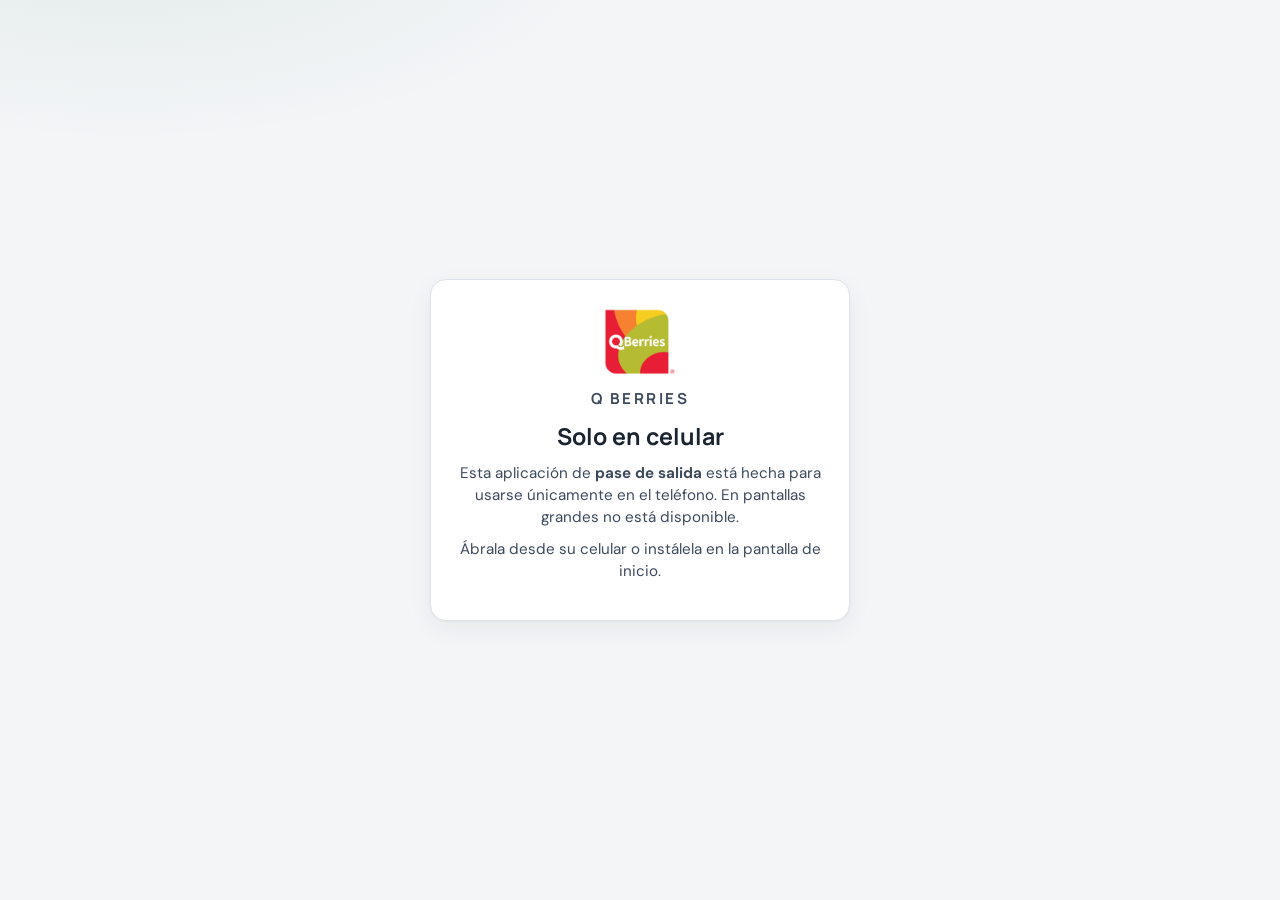
<file: index.html>
<!DOCTYPE html>
<html lang="es">
<head>
  <meta charset="UTF-8" />
  <meta name="viewport" content="width=device-width, initial-scale=1, maximum-scale=1, minimum-scale=1, user-scalable=no, viewport-fit=cover" />
  <meta name="theme-color" content="#1f7a45" />
  <meta name="apple-mobile-web-app-capable" content="yes" />
  <meta name="apple-mobile-web-app-status-bar-style" content="default" />
  <meta name="mobile-web-app-capable" content="yes" />
  <meta name="format-detection" content="telephone=no" />
  <meta name="description" content="Pase de salida Q Berries — registro de salidas laborales" />
  <title>Pase de salida · Q Berries</title>
  <link rel="manifest" href="./manifest.webmanifest" />
  <link rel="icon" type="image/png" sizes="192x192" href="./icons/icon-192.png" />
  <link rel="apple-touch-icon" href="./icons/apple-touch-icon.png" />
  <link rel="preconnect" href="https://fonts.googleapis.com" />
  <link rel="preconnect" href="https://fonts.gstatic.com" crossorigin />
  <link href="https://fonts.googleapis.com/css2?family=Manrope:wght@500;600;700;800&family=DM+Sans:opsz,wght@9..40,400;9..40,500;9..40,600;9..40,700&display=swap" rel="stylesheet" media="print" onload="this.media='all'" />
  <noscript>
    <link href="https://fonts.googleapis.com/css2?family=Manrope:wght@500;600;700;800&family=DM+Sans:opsz,wght@9..40,400;9..40,500;9..40,600;9..40,700&display=swap" rel="stylesheet" />
  </noscript>
  <link rel="stylesheet" href="./vendor/flatpickr.min.css" />
  <link rel="stylesheet" href="./css/app.css" />
</head>
<body>
  <div id="desktopBlock" class="desktop-block" hidden>
    <div class="desktop-block-card">
      <img src="./assets/logo-qberries.png" alt="Q Berries" class="desktop-block-logo" />
      <p class="brand-kicker">Q Berries</p>
      <h1>Solo en celular</h1>
      <p>
        Esta aplicación de <strong>pase de salida</strong> está hecha para usarse
        únicamente en el teléfono. En pantallas grandes no está disponible.
      </p>
      <p class="helper">Ábrala desde su celular o instálela en la pantalla de inicio.</p>
    </div>
  </div>

  <div class="app-shell">
    <header class="app-header">
      <div class="header-row">
        <div class="brand-block">
          <div class="brand-mark-wrap">
            <img class="brand-mark" src="./assets/logo-qberries-white.png" alt="Q Berries" />
          </div>
          <div class="brand-text">
            <p class="brand-kicker">Q Berries</p>
            <h1>Pase de salida</h1>
            <p class="brand-sub">Control de salidas laborales</p>
          </div>
        </div>
        <div class="status-pills" aria-live="polite">
          <span id="netPill" class="status-chip is-online" title="Estado de conexión">
            <span class="status-dot"></span>
            <span class="status-text">En línea</span>
          </span>
          <span id="queuePill" class="status-chip is-queue" hidden title="Pendientes por enviar">
            <i data-lucide="cloud-upload"></i>
            <span class="status-text"><span id="queueCount">0</span> pendientes</span>
          </span>
        </div>
      </div>
      <div class="header-accent" aria-hidden="true"></div>
    </header>

    <div id="installHint" class="install-hint">
      Para instalar: en Android use el menú ⋮ → <strong>Instalar aplicación</strong>. En iPhone: Compartir → <strong>Añadir a pantalla de inicio</strong>.
    </div>

    <main class="tab-panels">
      <!-- ===== REGISTRO ===== -->
      <section id="panel-registro" class="panel is-active" data-panel="registro">
        <form id="formPermiso" autocomplete="off" novalidate>
          <div class="card">
            <h2 class="card-title"><i data-lucide="id-card"></i> Datos del trabajador</h2>
            <p class="helper">Ingrese el DNI del trabajador. Nombre y cargo se completan solos. F. ingreso fija: 01/01/2026.</p>
            <div class="field dni-hero" style="margin-bottom:12px">
              <label for="dni">DNI del trabajador</label>
              <input id="dni" name="dni" inputmode="numeric" maxlength="12" placeholder="Ej. 70839380" required autofocus autocomplete="off" />
              <div id="dniStatus" class="dni-status" aria-live="polite"></div>
            </div>
            <div class="field" style="margin-bottom:12px">
              <label for="nombres">Apellidos y nombres</label>
              <input id="nombres" name="nombres" placeholder="Se completa automáticamente" readonly required />
            </div>
            <div class="field-grid two">
              <div class="field">
                <label for="cargo">Cargo</label>
                <input id="cargo" name="cargo" placeholder="—" readonly required />
              </div>
              <div class="field">
                <label for="fIngreso">F. Ingreso</label>
                <input id="fIngreso" name="fIngreso" class="fp-input" placeholder="—" readonly required />
              </div>
            </div>
            <p id="catalogMeta" class="helper" style="margin-top:10px;margin-bottom:0" hidden></p>
          </div>

          <div class="card">
            <h2 class="card-title"><i data-lucide="list-checks"></i> Motivo del pase</h2>
            <div class="motivo-grid" role="radiogroup" aria-label="Motivo del permiso">
              <label class="motivo-opt">
                <input type="radio" name="motivo" value="Por Salud" required />
                <span>Por Salud</span>
              </label>
              <label class="motivo-opt">
                <input type="radio" name="motivo" value="Personal" />
                <span>Personal</span>
              </label>
              <label class="motivo-opt">
                <input type="radio" name="motivo" value="Por tarea" />
                <span>Por tarea</span>
              </label>
              <label class="motivo-opt">
                <input type="radio" name="motivo" value="Justificación de falta" />
                <span>Justificación de falta</span>
              </label>
            </div>
            <label class="motivo-opt motivo-otro-opt" style="margin-top:8px;display:block">
              <input type="radio" name="motivo" value="Otro" />
              <span>Otro</span>
            </label>
            <div class="field" id="motivoOtroWrap" hidden style="margin-top:10px">
              <label for="motivoOtro">Especifique el motivo</label>
              <input id="motivoOtro" name="motivoOtro" maxlength="120" placeholder="Escriba el motivo…" autocomplete="off" />
            </div>
          </div>

          <div class="card">
            <h2 class="card-title"><i data-lucide="clock-3"></i> Fecha y hora de salida</h2>
            <div class="field-grid two">
              <div class="field">
                <label for="fechaSalida">Fecha salida</label>
                <input id="fechaSalida" name="fechaSalida" class="fp-input" required />
              </div>
              <div class="field">
                <label for="horaSalida">Hora de salida</label>
                <input id="horaSalida" name="horaSalida" class="fp-input" required />
              </div>
            </div>
            <div class="field" style="margin-top:12px">
              <label for="observacion">Observación (opcional)</label>
              <textarea id="observacion" name="observacion" placeholder="Detalle opcional del pase" maxlength="400"></textarea>
            </div>
          </div>

          <div class="card">
            <h2 class="card-title"><i data-lucide="shield-check"></i> Autorización del responsable</h2>
            <p class="helper">Solo supervisores de cosecha pueden dar permiso. Ingrese su DNI; los datos se completan solos.</p>
            <div class="field dni-hero" style="margin-bottom:12px">
              <label for="dniResponsable">DNI del supervisor</label>
              <input id="dniResponsable" name="dniResponsable" inputmode="numeric" maxlength="12" placeholder="Ej. 18851808" required autocomplete="off" />
              <div id="dniRespStatus" class="dni-status" aria-live="polite"></div>
            </div>
            <div class="field" style="margin-bottom:12px">
              <label for="responsable">Nombre del responsable</label>
              <input id="responsable" name="responsable" placeholder="Se completa automáticamente" readonly required />
            </div>
            <div class="field-grid two">
              <div class="field">
                <label for="puestoResponsable">Cargo / puesto</label>
                <input id="puestoResponsable" name="puestoResponsable" placeholder="—" readonly required />
              </div>
            </div>
          </div>

          <div class="card">
            <h2 class="card-title"><i data-lucide="qr-code"></i> Verificación de carnet</h2>
            <p class="helper">Escanee el QR del carnet. La app habla en cada resultado: validado, no coincide, código inválido o error de cámara (con o sin internet).</p>
            <div id="carnetStatus" class="carnet-status is-pending">
              <i data-lucide="shield-alert"></i>
              <div>
                <strong>Pendiente de verificación</strong>
                <span>Aún no se escaneó el carnet</span>
              </div>
            </div>
            <button type="button" class="btn btn-secondary" id="btnScanCarnet" style="margin-top:12px">
              <i data-lucide="scan-line"></i> Escanear carnet QR
            </button>
          </div>

          <div class="actions-stack">
            <button type="button" class="btn btn-pdf" id="btnPdfPreview" disabled>
              <i data-lucide="file-text"></i> Ver PDF
            </button>
            <p id="pdfHint" class="helper" style="margin:0;text-align:center">
              Al ingresar el DNI puede ver el PDF al instante
            </p>
            <p class="app-version" id="appVersion" aria-label="Versión de la app">v1.3.1</p>
          </div>
        </form>
      </section>

      <!-- Historial oculto: se sincroniza solo; el POST solo sale del botón fijo -->
      <section id="panel-historial" class="panel" data-panel="historial" hidden aria-hidden="true">
        <div id="historialSummary" hidden></div>
        <div id="historialList" hidden></div>
      </section>
    </main>

    <nav class="bottom-nav" aria-label="Registrar pase">
      <div class="bottom-nav-inner is-single">
        <button type="button" class="nav-btn is-active" id="btnGuardar">
          <span class="nav-label">Registrar pase</span>
        </button>
      </div>
    </nav>
  </div>

  <!-- Modal PDF nativo (abre al instante, sin SweetAlert) -->
  <div id="pdfModal" class="pdf-overlay" hidden>
    <div class="pdf-sheet" role="dialog" aria-modal="true" aria-labelledby="pdfModalTitle">
      <header class="pdf-sheet-head">
        <strong id="pdfModalTitle">Pase de salida</strong>
        <button type="button" class="pdf-x" id="pdfModalClose" aria-label="Cerrar">×</button>
      </header>
      <div class="pdf-sheet-body">
        <div id="pdfLoading" class="pdf-loading">Generando vista previa…</div>
        <div id="pdfPreview" class="pdf-preview" hidden></div>
      </div>
      <footer class="pdf-sheet-foot">
        <button type="button" class="btn btn-secondary" id="pdfModalCancel">Cerrar</button>
        <button type="button" class="btn btn-whatsapp" id="pdfModalWhatsapp" disabled>
          WhatsApp
        </button>
        <button type="button" class="btn btn-primary" id="pdfModalDownload" disabled>Descargar PDF</button>
      </footer>
    </div>
  </div>

  <!-- Libs locales (offline) -->
  <script src="./vendor/sweetalert2.all.min.js"></script>
  <script src="./vendor/flatpickr.min.js"></script>
  <script src="./vendor/flatpickr-es.js"></script>
  <script src="./vendor/lucide.min.js"></script>
  <script src="./vendor/jspdf.umd.min.js"></script>
  <script src="./vendor/html5-qrcode.min.js"></script>

  <!-- Core -->
  <script src="./core/api-config.js"></script>
  <script src="./core/utils.js"></script>
  <script src="./core/network.js"></script>
  <script src="./core/offline-queue.js"></script>
  <script src="./core/workers-catalog.js"></script>
  <script src="./core/api.js"></script>
  <script src="./core/qr-scan.js"></script>
  <script src="./core/pdf-resguardo.js"></script>
  <script src="./core/pwa.js"></script>

  <!-- Módulos -->
  <script src="./modules/registro/registro.js"></script>
  <script src="./modules/historial/historial.js"></script>
  <script src="./modules/app.js"></script>
</body>
</html>
</file>
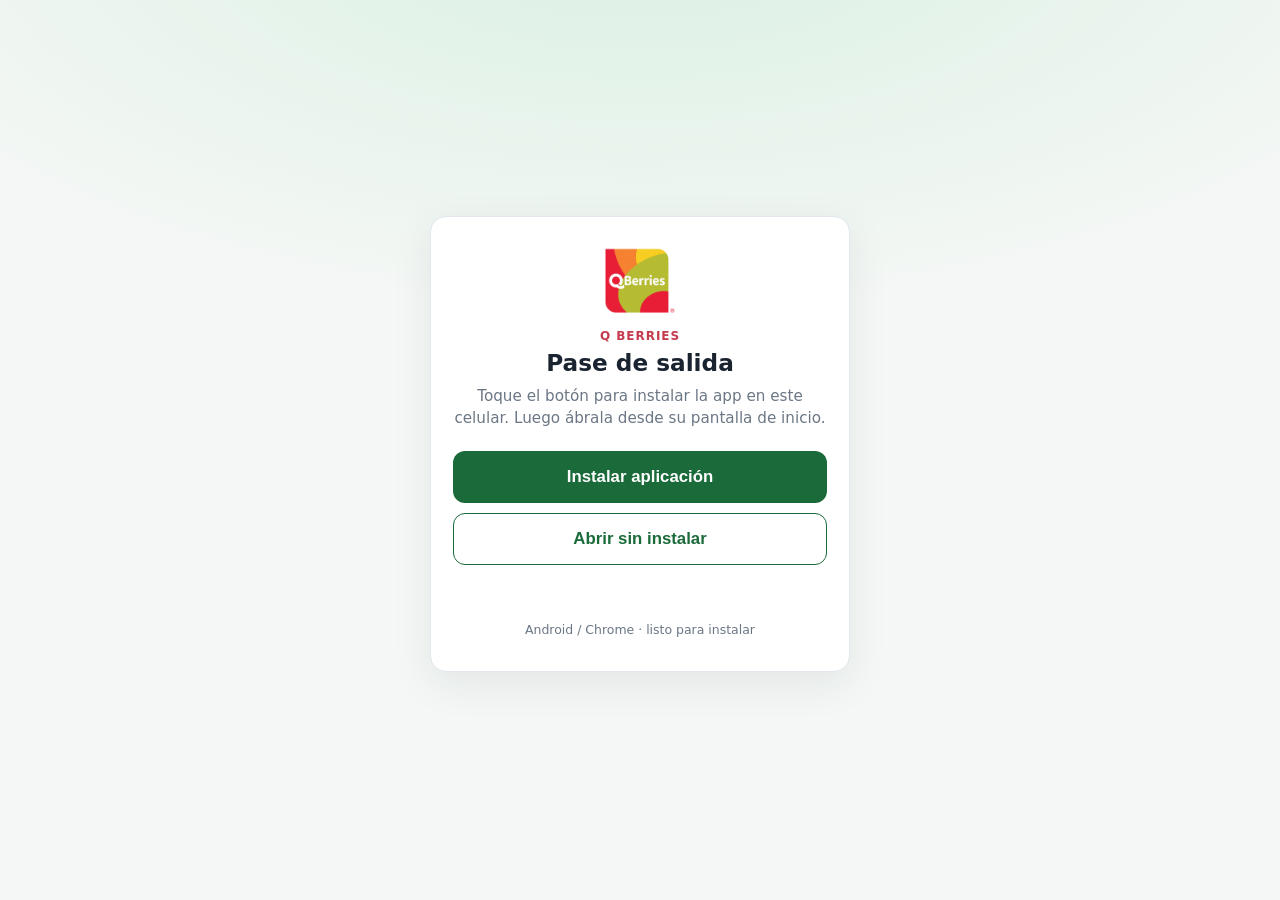
<file: abrir.html>
<!DOCTYPE html>
<html lang="es">
<head>
  <meta charset="UTF-8" />
  <meta name="viewport" content="width=device-width, initial-scale=1, maximum-scale=1, user-scalable=no, viewport-fit=cover" />
  <meta name="theme-color" content="#1b6b3a" />
  <meta name="apple-mobile-web-app-capable" content="yes" />
  <link rel="manifest" href="./manifest.webmanifest" />
  <link rel="icon" type="image/png" href="./icons/icon-192.png" />
  <title>Pase de salida</title>
  <style>
    html, body {
      margin: 0;
      height: 100%;
      background: #1b6b3a;
      color: #fff;
      font-family: system-ui, sans-serif;
      display: flex;
      align-items: center;
      justify-content: center;
      text-align: center;
    }
    .box { padding: 24px; }
    img { width: 72px; height: 72px; object-fit: contain; margin-bottom: 12px; }
    p { margin: 8px 0 0; opacity: 0.9; font-size: 0.95rem; }
    a {
      display: inline-block;
      margin-top: 18px;
      padding: 12px 18px;
      border-radius: 10px;
      background: #fff;
      color: #1b6b3a;
      font-weight: 700;
      text-decoration: none;
    }
  </style>
</head>
<body>
  <div class="box">
    <img src="./assets/logo-qberries-white.png" alt="Q Berries" />
    <div id="txt">Abriendo…</div>
    <p id="sub"></p>
    <a id="go" href="./index.html" hidden>Continuar</a>
  </div>
  <script>
    (function () {
      var txt = document.getElementById('txt');
      var sub = document.getElementById('sub');
      var go = document.getElementById('go');
      var standalone =
        window.matchMedia('(display-mode: standalone)').matches ||
        navigator.standalone === true;

      if ('serviceWorker' in navigator) {
        navigator.serviceWorker.register('./service-worker.js', { scope: './' }).catch(function () {});
      }

      // Ya está en modo app → ir directo al registro
      if (standalone) {
        location.replace('./index.html');
        return;
      }

      // Si Chrome ya la tiene instalada, handle_links debería abrir la app.
      // Si igual caemos aquí (primera vez), mandar a instalar.
      async function boot() {
        try {
          if (navigator.getInstalledRelatedApps) {
            var apps = await navigator.getInstalledRelatedApps();
            if (apps && apps.length) {
              txt.textContent = 'App instalada';
              sub.textContent = 'Ábrala desde el ícono «Pase salida» en la pantalla de inicio.';
              go.hidden = false;
              go.textContent = 'Abrir aquí';
              go.href = './index.html';
              return;
            }
          }
        } catch (_) {}

        // Primera vez: instalar (Android mostrará el diálogo)
        location.replace('./instalar.html');
      }

      boot();
    })();
  </script>
</body>
</html>
</file>
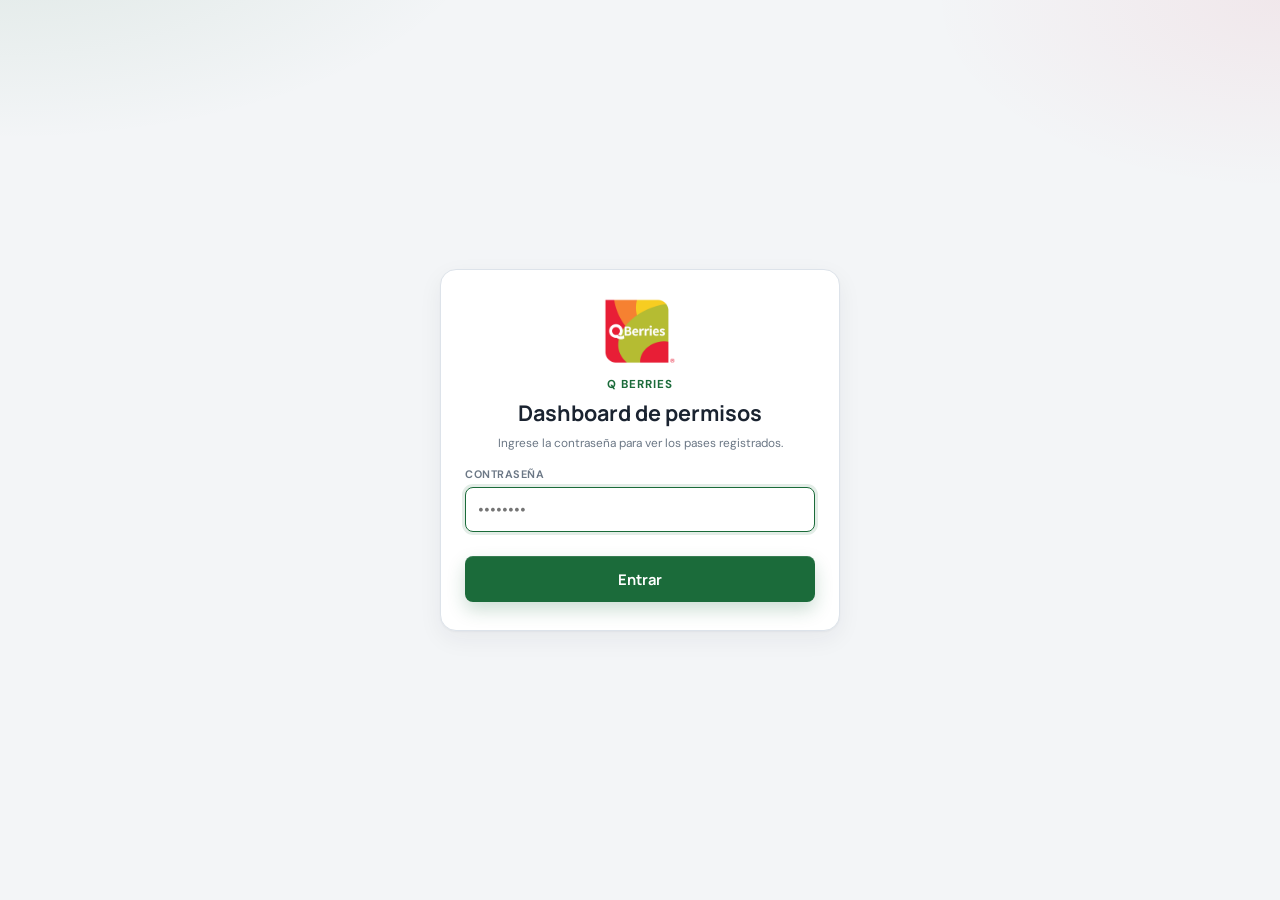
<file: dashboard.html>
<!DOCTYPE html>
<html lang="es">
<head>
  <meta charset="UTF-8" />
  <meta name="viewport" content="width=device-width, initial-scale=1, viewport-fit=cover" />
  <meta name="theme-color" content="#1b6b3a" />
  <title>Dashboard permisos · Q Berries</title>
  <link rel="icon" type="image/png" sizes="192x192" href="./icons/icon-192.png" />
  <link rel="preconnect" href="https://fonts.googleapis.com" />
  <link rel="preconnect" href="https://fonts.gstatic.com" crossorigin />
  <link href="https://fonts.googleapis.com/css2?family=Manrope:wght@600;700;800&family=DM+Sans:opsz,wght@9..40,400;9..40,500;9..40,600;9..40,700&display=swap" rel="stylesheet" />
  <link rel="stylesheet" href="./css/app.css" />
  <link rel="stylesheet" href="./css/dashboard.css" />
</head>
<body class="dash-body">
  <!-- LOGIN -->
  <section id="loginGate" class="dash-login">
    <div class="dash-login-card">
      <img src="./assets/logo-qberries.png" alt="Q Berries" class="dash-login-logo" />
      <p class="dash-kicker">Q Berries</p>
      <h1>Dashboard de permisos</h1>
      <p class="helper">Ingrese la contraseña para ver los pases registrados.</p>
      <form id="loginForm" autocomplete="off">
        <div class="field">
          <label for="dashPass">Contraseña</label>
          <input id="dashPass" type="password" placeholder="••••••••" required autofocus />
        </div>
        <p id="loginError" class="dash-error" hidden>Contraseña incorrecta</p>
        <button type="submit" class="btn btn-primary">Entrar</button>
      </form>
    </div>
  </section>

  <!-- APP -->
  <div id="dashApp" class="dash-app" hidden>
    <header class="dash-top">
      <div class="dash-brand">
        <img src="./assets/logo-qberries-white.png" alt="" />
        <div>
          <p class="dash-kicker light">Q Berries</p>
          <h1>Pases de salida</h1>
        </div>
      </div>
      <div class="dash-top-actions">
        <button type="button" class="btn btn-secondary dash-btn-sm" id="btnRefresh">
          <i data-lucide="refresh-cw"></i> Actualizar
        </button>
        <button type="button" class="btn btn-ghost dash-btn-sm" id="btnLogout">Salir</button>
      </div>
    </header>

    <main class="dash-main">
      <div class="dash-filters card">
        <div class="field">
          <label for="filtroFecha">Fecha</label>
          <input id="filtroFecha" type="date" />
        </div>
        <label class="dash-check">
          <input type="checkbox" id="filtroTodas" />
          <span>Ver todas las fechas</span>
        </label>
        <div class="field dash-grow">
          <label for="filtroQ">Buscar</label>
          <input id="filtroQ" type="search" placeholder="DNI, nombre, motivo…" />
        </div>
      </div>

      <div class="dash-stats" id="dashStats">
        <article class="stat-card">
          <span class="stat-ico users"><i data-lucide="users"></i></span>
          <div>
            <strong id="statTotal">0</strong>
            <span>Total pases</span>
          </div>
        </article>
        <article class="stat-card">
          <span class="stat-ico health"><i data-lucide="heart-pulse"></i></span>
          <div>
            <strong id="statSalud">0</strong>
            <span>Por salud</span>
          </div>
        </article>
        <article class="stat-card">
          <span class="stat-ico ok"><i data-lucide="badge-check"></i></span>
          <div>
            <strong id="statCarnet">0</strong>
            <span>Carnet OK</span>
          </div>
        </article>
        <article class="stat-card">
          <span class="stat-ico check"><i data-lucide="circle-check"></i></span>
          <div>
            <strong id="statOk">0</strong>
            <span>Listos</span>
          </div>
        </article>
      </div>

      <p id="dashStatus" class="helper dash-status">Cargando…</p>
      <div id="dashList" class="dash-list"></div>
    </main>
  </div>

  <!-- Modal PDF -->
  <div id="pdfModal" class="pdf-overlay" hidden>
    <div class="pdf-sheet" role="dialog" aria-modal="true">
      <header class="pdf-sheet-head">
        <strong>Pase de salida · firmar</strong>
        <button type="button" class="pdf-x" id="pdfModalClose" aria-label="Cerrar">×</button>
      </header>
      <div class="pdf-sheet-body">
        <div id="pdfPreview" class="pdf-preview"></div>
      </div>
      <footer class="pdf-sheet-foot">
        <button type="button" class="btn btn-secondary" id="pdfModalCancel">Cerrar</button>
        <button type="button" class="btn btn-primary" id="pdfModalPrint">
          <i data-lucide="printer"></i> Imprimir / PDF
        </button>
      </footer>
    </div>
  </div>

  <script src="./vendor/lucide.min.js"></script>
  <script src="./vendor/jspdf.umd.min.js"></script>
  <script src="./core/api-config.js"></script>
  <script src="./core/utils.js"></script>
  <script src="./core/network.js"></script>
  <script src="./core/pdf-resguardo.js"></script>
  <script src="./modules/dashboard.js"></script>
</body>
</html>
</file>
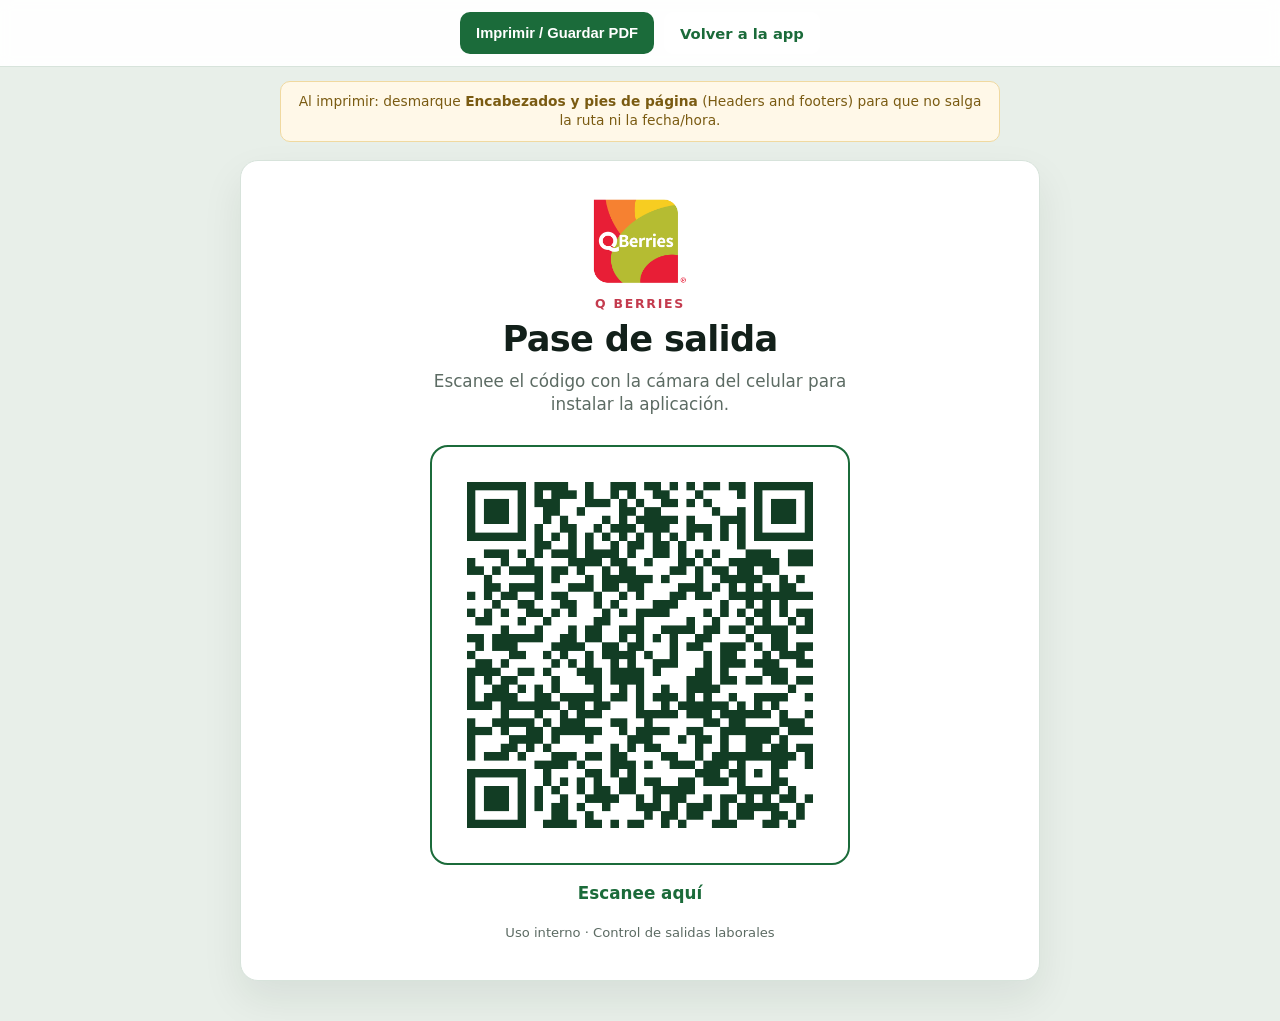
<file: imprimir-qr.html>
<!DOCTYPE html>
<html lang="es">
<head>
  <meta charset="UTF-8" />
  <meta name="viewport" content="width=device-width, initial-scale=1" />
  <meta name="robots" content="noindex" />
  <title>Q Berries</title>
  <style>
    :root {
      --brand: #1b6b3a;
      --berry: #c43b4e;
      --ink: #12201a;
      --muted: #5c6b63;
      --line: #d7e3db;
    }

    * { box-sizing: border-box; }

    html, body {
      margin: 0;
      padding: 0;
      min-height: 100%;
      background: #e8efe9;
      color: var(--ink);
      font-family: "Segoe UI", system-ui, sans-serif;
    }

    .screen-bar {
      position: sticky;
      top: 0;
      z-index: 5;
      display: flex;
      gap: 10px;
      justify-content: center;
      flex-wrap: wrap;
      padding: 12px 14px;
      background: rgba(255, 255, 255, 0.94);
      border-bottom: 1px solid var(--line);
      backdrop-filter: blur(6px);
    }

    .screen-bar button,
    .screen-bar a {
      appearance: none;
      border: none;
      border-radius: 10px;
      min-height: 42px;
      padding: 0 16px;
      font-weight: 700;
      font-size: 0.92rem;
      cursor: pointer;
      text-decoration: none;
      display: inline-flex;
      align-items: center;
      justify-content: center;
    }

    .btn-print {
      background: var(--brand);
      color: #fff;
    }

    .btn-ghost {
      background: #fff;
      color: var(--brand);
      border: 1px solid var(--brand);
    }

    .hint {
      width: min(720px, 94vw);
      margin: 14px auto 0;
      padding: 10px 12px;
      border-radius: 10px;
      background: #fff8e8;
      border: 1px solid #f0d9a0;
      color: #7a5b12;
      font-size: 0.86rem;
      line-height: 1.4;
      text-align: center;
    }

    .page {
      width: min(800px, 96vw);
      margin: 18px auto 40px;
      background: #fff;
      border: 1px solid var(--line);
      border-radius: 18px;
      box-shadow: 0 18px 40px rgba(18, 32, 26, 0.08);
      padding: 36px 28px 40px;
      text-align: center;
    }

    .logo {
      width: 96px;
      height: auto;
      object-fit: contain;
      margin: 0 auto 10px;
      display: block;
    }

    .brand {
      margin: 0;
      color: var(--berry);
      font-size: 0.78rem;
      font-weight: 800;
      letter-spacing: 0.14em;
      text-transform: uppercase;
    }

    h1 {
      margin: 8px 0 0;
      font-size: clamp(1.6rem, 3.4vw, 2.2rem);
      line-height: 1.15;
      letter-spacing: -0.02em;
    }

    .tagline {
      margin: 10px auto 0;
      max-width: 26em;
      color: var(--muted);
      font-size: 1.05rem;
      line-height: 1.4;
    }

    .qr-wrap {
      margin: 28px auto 0;
      width: min(420px, 78vw);
      padding: 18px;
      border: 2px solid var(--brand);
      border-radius: 18px;
      background:
        linear-gradient(#fff, #fff) padding-box,
        linear-gradient(180deg, #eef7f1, #fff) border-box;
    }

    .qr {
      display: block;
      width: 100%;
      height: auto;
      image-rendering: -webkit-optimize-contrast;
      background: #fff;
    }

    .scan-line {
      margin: 18px 0 0;
      font-size: 1.05rem;
      font-weight: 700;
      color: var(--brand);
    }

    .footer-note {
      margin: 22px 0 0;
      font-size: 0.82rem;
      color: var(--muted);
    }

    @page {
      size: A4 portrait;
      margin: 12mm;
    }

    @media print {
      html, body {
        background: #fff !important;
        -webkit-print-color-adjust: exact;
        print-color-adjust: exact;
      }

      .screen-bar,
      .hint {
        display: none !important;
      }

      .page {
        width: 100%;
        max-width: none;
        margin: 0;
        border: none;
        border-radius: 0;
        box-shadow: none;
        padding: 8mm 6mm;
        min-height: auto;
      }

      .logo { width: 28mm; }

      h1 { font-size: 26pt; }

      .tagline { font-size: 12pt; }

      .qr-wrap {
        width: 110mm;
        margin-top: 14mm;
        padding: 6mm;
      }

      .scan-line { font-size: 14pt; margin-top: 8mm; }

      .footer-note { font-size: 9pt; margin-top: 8mm; }
    }
  </style>
</head>
<body>
  <div class="screen-bar" aria-hidden="false">
    <button type="button" class="btn-print" id="btnPrint">Imprimir / Guardar PDF</button>
    <a class="btn-ghost" href="./index.html">Volver a la app</a>
  </div>

  <p class="hint">
    Al imprimir: desmarque <strong>Encabezados y pies de página</strong> (Headers and footers)
    para que no salga la ruta ni la fecha/hora.
  </p>

  <main class="page">
    <img class="logo" src="./assets/logo-qberries.png" alt="Q Berries" />
    <p class="brand">Q Berries</p>
    <h1>Pase de salida</h1>
    <p class="tagline">Escanee el código con la cámara del celular para instalar la aplicación.</p>

    <div class="qr-wrap">
      <img
        class="qr"
        src="./assets/qr-instalar.png"
        width="512"
        height="512"
        alt="Código QR de instalación"
      />
    </div>

    <p class="scan-line">Escanee aquí</p>
    <p class="footer-note">Uso interno · Control de salidas laborales</p>
  </main>

  <script>
    document.getElementById('btnPrint').addEventListener('click', function () {
      // Título corto: si el navegador imprime encabezado, no muestra file:// feo
      document.title = 'Q Berries';
      window.print();
    });
  </script>
</body>
</html>
</file>
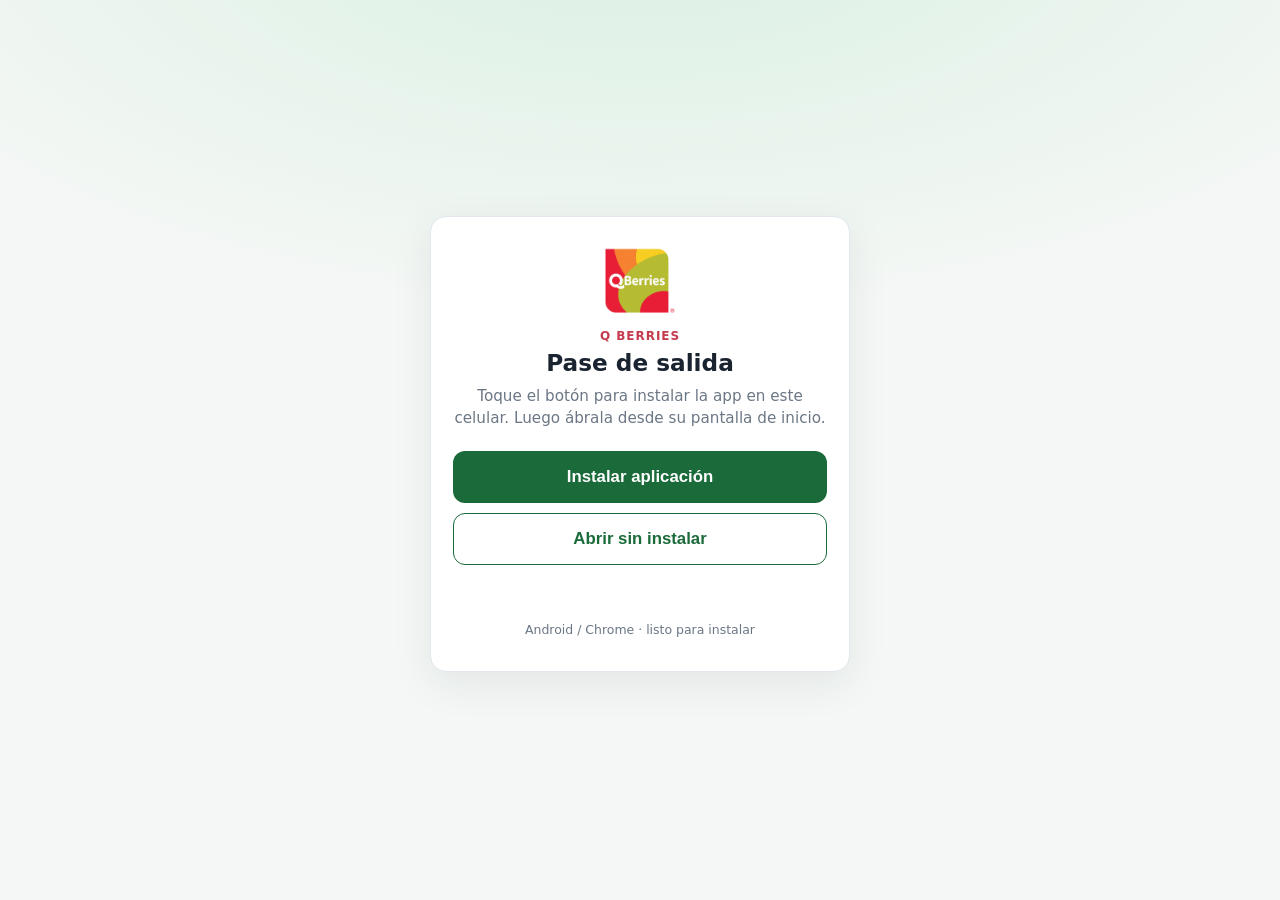
<file: instalar.html>
<!DOCTYPE html>
<html lang="es">
<head>
  <meta charset="UTF-8" />
  <meta name="viewport" content="width=device-width, initial-scale=1, maximum-scale=1, user-scalable=no, viewport-fit=cover" />
  <meta name="theme-color" content="#1b6b3a" />
  <meta name="apple-mobile-web-app-capable" content="yes" />
  <meta name="apple-mobile-web-app-status-bar-style" content="default" />
  <meta name="mobile-web-app-capable" content="yes" />
  <title>Instalar · Pase de salida Q Berries</title>
  <link rel="manifest" href="./manifest.webmanifest" />
  <link rel="icon" type="image/png" sizes="192x192" href="./icons/icon-192.png" />
  <link rel="apple-touch-icon" href="./icons/apple-touch-icon.png" />
  <style>
    :root {
      --brand: #1b6b3a;
      --brand-dark: #14522c;
      --ink: #1a2330;
      --muted: #6b7785;
      --line: #e2e8ee;
      --bg: #f4f7f5;
    }
    * { box-sizing: border-box; }
    body {
      margin: 0;
      min-height: 100dvh;
      font-family: "Segoe UI", system-ui, sans-serif;
      color: var(--ink);
      background:
        radial-gradient(120% 80% at 50% -10%, #d9f0e2 0%, transparent 55%),
        var(--bg);
      display: flex;
      align-items: center;
      justify-content: center;
      padding: 20px 16px 32px;
    }
    .card {
      width: min(420px, 100%);
      background: #fff;
      border: 1px solid var(--line);
      border-radius: 16px;
      padding: 28px 22px 22px;
      text-align: center;
      box-shadow: 0 12px 40px rgba(26, 35, 48, 0.08);
    }
    .logo {
      width: 72px;
      height: 72px;
      object-fit: contain;
      margin: 0 auto 12px;
      display: block;
    }
    .kicker {
      margin: 0;
      font-size: 0.75rem;
      font-weight: 700;
      letter-spacing: 0.08em;
      text-transform: uppercase;
      color: #c43b4e;
    }
    h1 {
      margin: 6px 0 8px;
      font-size: 1.45rem;
      line-height: 1.2;
    }
    .sub {
      margin: 0 0 22px;
      color: var(--muted);
      font-size: 0.95rem;
      line-height: 1.45;
    }
    .btn {
      display: inline-flex;
      align-items: center;
      justify-content: center;
      gap: 8px;
      width: 100%;
      min-height: 52px;
      border: none;
      border-radius: 12px;
      font-size: 1.05rem;
      font-weight: 700;
      cursor: pointer;
      margin-bottom: 10px;
    }
    .btn-primary {
      background: var(--brand);
      color: #fff;
    }
    .btn-primary:disabled {
      opacity: 0.55;
      cursor: not-allowed;
    }
    .btn-primary:not(:disabled):active {
      background: var(--brand-dark);
    }
    .btn-ghost {
      background: #fff;
      color: var(--brand);
      border: 1px solid var(--brand);
    }
    .msg {
      margin: 12px 0 0;
      font-size: 0.9rem;
      color: var(--muted);
      min-height: 1.3em;
    }
    .msg.ok { color: var(--brand); font-weight: 600; }
    .msg.warn { color: #b45309; }
    .ios-steps {
      display: none;
      text-align: left;
      margin-top: 14px;
      padding: 12px 14px;
      border-radius: 10px;
      background: #f7faf8;
      border: 1px solid var(--line);
      font-size: 0.9rem;
      line-height: 1.5;
      color: var(--ink);
    }
    .ios-steps.show { display: block; }
    .ios-steps ol { margin: 8px 0 0; padding-left: 1.2em; }
    .status {
      margin-top: 16px;
      font-size: 0.78rem;
      color: var(--muted);
    }
  </style>
</head>
<body>
  <main class="card">
    <img class="logo" src="./assets/logo-qberries.png" alt="Q Berries" />
    <p class="kicker">Q Berries</p>
    <h1>Pase de salida</h1>
    <p class="sub">Toque el botón para instalar la app en este celular. Luego ábrala desde su pantalla de inicio.</p>

    <button type="button" class="btn btn-primary" id="btnInstall">Instalar aplicación</button>
    <button type="button" class="btn btn-ghost" id="btnOpen">Abrir sin instalar</button>

    <p class="msg" id="msg"></p>
    <div class="ios-steps" id="iosSteps">
      <strong>En iPhone / Safari:</strong>
      <ol>
        <li>Toque el botón <strong>Compartir</strong> (cuadrado con flecha).</li>
        <li>Elija <strong>Añadir a pantalla de inicio</strong>.</li>
        <li>Confirme con <strong>Añadir</strong>.</li>
      </ol>
    </div>
    <p class="status" id="status"></p>
  </main>

  <script>
    (function () {
      var btn = document.getElementById('btnInstall');
      var btnOpen = document.getElementById('btnOpen');
      var msg = document.getElementById('msg');
      var iosSteps = document.getElementById('iosSteps');
      var statusEl = document.getElementById('status');
      var deferred = null;
      var isIOS = /iPad|iPhone|iPod/.test(navigator.userAgent) ||
        (navigator.platform === 'MacIntel' && navigator.maxTouchPoints > 1);
      var isStandalone =
        window.matchMedia('(display-mode: standalone)').matches ||
        navigator.standalone === true;

      function setMsg(text, cls) {
        msg.textContent = text || '';
        msg.className = 'msg' + (cls ? ' ' + cls : '');
      }

      if ('serviceWorker' in navigator) {
        navigator.serviceWorker.register('./service-worker.js', { scope: './' }).catch(function () {});
      }

      if (isStandalone) {
        setMsg('Ya está instalada. Abriendo…', 'ok');
        btn.disabled = true;
        setTimeout(function () { location.href = './index.html'; }, 600);
        return;
      }

      if (isIOS) {
        iosSteps.classList.add('show');
        setMsg('En iPhone use Compartir → Añadir a pantalla de inicio', 'warn');
        statusEl.textContent = 'Safari · iOS';
      } else {
        statusEl.textContent = 'Android / Chrome · listo para instalar';
      }

      window.addEventListener('beforeinstallprompt', function (e) {
        e.preventDefault();
        deferred = e;
        setMsg('Listo. Toque «Instalar aplicación»', 'ok');
        btn.disabled = false;
      });

      window.addEventListener('appinstalled', function () {
        setMsg('¡Instalada! Abriendo…', 'ok');
        deferred = null;
        setTimeout(function () { location.href = './index.html'; }, 700);
      });

      btn.addEventListener('click', async function () {
        if (isIOS) {
          iosSteps.classList.add('show');
          setMsg('En iPhone: Compartir → Añadir a pantalla de inicio', 'warn');
          return;
        }
        if (!deferred) {
          setMsg('Abra el menú ⋮ del navegador → Instalar aplicación', 'warn');
          return;
        }
        try {
          btn.disabled = true;
          deferred.prompt();
          var choice = await deferred.userChoice;
          if (choice && choice.outcome === 'accepted') {
            setMsg('Instalando…', 'ok');
          } else {
            setMsg('Instalación cancelada. Puede intentar de nuevo.', 'warn');
            btn.disabled = false;
          }
          deferred = null;
        } catch (err) {
          setMsg('No se pudo mostrar el instalador. Use el menú ⋮ del navegador.', 'warn');
          btn.disabled = false;
        }
      });

      btnOpen.addEventListener('click', function () {
        location.href = './index.html';
      });
    })();
  </script>
</body>
</html>
</file>
<file: css/app.css>
/* ============================================
   Permisos Q Berries · UI corporativa formal
   ============================================ */

:root {
  --ink: #1a2330;
  --ink-soft: #3d4a5c;
  --muted: #6b7785;
  --line: #dde3ea;
  --paper: #f3f5f7;
  --surface: #ffffff;
  --brand: #1b6b3a;
  --brand-2: #123d24;
  --brand-soft: #eef6f1;
  --berry: #c8102e;
  --berry-soft: #fdf0f2;
  --accent: #c45c1a;
  --accent-soft: #fff5ee;
  --danger: #b42318;
  --ok: #067647;
  --warn: #b54708;
  --shadow: 0 1px 2px rgba(26, 35, 48, 0.04), 0 8px 24px rgba(26, 35, 48, 0.06);
  --radius: 10px;
  --radius-sm: 8px;
  --nav-h: 80px;
  --safe-b: env(safe-area-inset-bottom, 0px);
  --font: "DM Sans", "Segoe UI", system-ui, sans-serif;
  --display: "Manrope", "DM Sans", system-ui, sans-serif;
}

* {
  box-sizing: border-box;
  -webkit-tap-highlight-color: transparent;
}

html, body {
  margin: 0;
  padding: 0;
  min-height: 100%;
  font-family: var(--font);
  color: var(--ink);
  background: var(--paper);
  touch-action: manipulation;
  overscroll-behavior: none;
  -ms-touch-action: manipulation;
  -webkit-text-size-adjust: 100%;
  text-size-adjust: 100%;
}

.field input,
.field textarea,
.field select,
.avs-input,
.flatpickr-input,
input, textarea, select {
  font-size: 16px !important;
}

body {
  padding-bottom: calc(var(--nav-h) + var(--safe-b) + 16px);
}

img { max-width: 100%; display: block; }
button, input, select, textarea { font: inherit; color: inherit; }
a { color: inherit; text-decoration: none; }

.app-shell {
  width: min(560px, 100%);
  margin: 0 auto;
  min-height: 100dvh;
  position: relative;
  background: var(--paper);
}

/* Bloqueo pantallas grandes — app solo celular */
.desktop-block {
  display: none;
  min-height: 100dvh;
  align-items: center;
  justify-content: center;
  padding: 24px;
  background:
    radial-gradient(900px 420px at 10% -10%, rgba(27, 107, 58, 0.08), transparent 55%),
    var(--paper);
}

.desktop-block-card {
  width: min(420px, 100%);
  text-align: center;
  background: #fff;
  border: 1px solid var(--line);
  border-radius: 16px;
  padding: 28px 22px;
  box-shadow: var(--shadow);
}

.desktop-block-logo {
  width: 72px;
  height: auto;
  margin: 0 auto 12px;
}

.desktop-block h1 {
  font-family: var(--display);
  font-size: 1.45rem;
  margin: 6px 0 10px;
  color: var(--ink);
}

.desktop-block p {
  margin: 0 0 10px;
  color: var(--ink-soft);
  line-height: 1.45;
  font-size: 0.95rem;
}

/* ----- Escritorio / pantallas grandes: NO usar la app ----- */
@media (min-width: 768px) {
  body {
    padding-bottom: 0;
  }

  .desktop-block {
    display: flex;
  }

  .app-shell,
  .bottom-nav {
    display: none !important;
  }
}

@media (min-width: 900px) {
  body {
    background:
      radial-gradient(1200px 480px at 10% -10%, rgba(27, 107, 58, 0.07), transparent 55%),
      radial-gradient(900px 420px at 100% 0%, rgba(200, 16, 46, 0.05), transparent 50%),
      linear-gradient(180deg, #eef2f5 0%, var(--paper) 40%);
  }

  .app-shell {
    width: min(1280px, 98vw);
    margin: 18px auto 0;
    min-height: calc(100dvh - 18px);
    border: 1px solid var(--line);
    border-bottom: none;
    border-radius: 16px 16px 0 0;
    box-shadow: 0 12px 40px rgba(26, 35, 48, 0.08);
    background: #f7f9fb;
    overflow: hidden;
  }

  .app-header {
    padding: 16px 28px 0;
  }

  .brand-mark-wrap {
    width: 54px;
    height: 54px;
  }

  .brand-text h1 {
    font-size: 1.55rem;
  }

  .tab-panels {
    padding: 14px 14px 3px;
  }

  /* Formulario en 2 columnas en PC */
  #formPermiso {
    display: grid;
    grid-template-columns: 1fr 1fr;
    gap: 16px;
    align-items: start;
  }

  #formPermiso > .card {
    margin-bottom: 0;
    height: 100%;
  }

  #formPermiso > .actions-stack {
    grid-column: 1 / -1;
    display: grid;
    grid-template-columns: 1fr 1fr;
    gap: 12px;
    align-items: start;
    max-width: none;
    margin-top: 4px;
    padding: 16px;
    background: #fff;
    border: 1px solid var(--line);
    border-radius: var(--radius);
  }

  #formPermiso > .actions-stack #pdfHint {
    grid-column: 1 / -1;
  }

  .motivo-grid {
    grid-template-columns: repeat(4, 1fr);
  }

  .motivo-opt.motivo-otro-opt {
    max-width: 280px;
  }

  .dni-hero input {
    font-size: 1.15rem !important;
    padding: 14px 14px;
  }

  #panel-historial .card {
    padding: 20px 22px;
  }

  #historialList {
    display: grid;
    grid-template-columns: 1fr 1fr;
    gap: 12px;
  }

  #historialList .empty-state {
    grid-column: 1 / -1;
  }

  .hist-actions .btn {
    width: auto;
    min-width: 140px;
  }

  .bottom-nav {
    width: 100%;
    left: 0;
    right: 0;
    padding-bottom: var(--safe-b);
  }

  .bottom-nav-inner {
    width: 100%;
    max-width: none;
  }

  .pdf-sheet {
    width: min(820px, 96vw);
  }

  .pdf-preview {
    max-height: min(72vh, 640px);
  }
}

@media (min-width: 1200px) {
  .app-shell {
    width: min(1400px, 97vw);
  }

  .bottom-nav {
    width: 100%;
    left: 0;
    right: 0;
  }

  #formPermiso {
    grid-template-columns: 1.1fr 1fr;
    gap: 18px;
  }

  .tab-panels {
    padding: 14px 14px 3px;
  }
}

/* ----- Header corporativo ----- */
.app-header {
  position: sticky;
  top: 0;
  z-index: 40;
  padding: 12px 16px 0;
  background: #fff;
  border-bottom: 1px solid var(--line);
}

.header-row {
  display: flex;
  align-items: center;
  gap: 12px;
  padding-bottom: 12px;
}

.brand-block {
  display: flex;
  align-items: center;
  gap: 12px;
  min-width: 0;
  flex: 1;
}

.brand-mark-wrap {
  flex-shrink: 0;
  width: 46px;
  height: 46px;
  border-radius: 8px;
  padding: 4px;
  background: #ffffff;
  border: 1px solid var(--line);
}

.brand-mark {
  width: 100%;
  height: 100%;
  border-radius: 4px;
  object-fit: contain;
  background: #ffffff;
}

.brand-text { min-width: 0; }

.brand-kicker {
  margin: 0;
  font-family: var(--display);
  font-size: 0.62rem;
  font-weight: 700;
  letter-spacing: 0.16em;
  text-transform: uppercase;
  color: var(--berry);
  line-height: 1.1;
}

.brand-text h1 {
  margin: 2px 0 0;
  font-family: var(--display);
  font-size: 1.15rem;
  font-weight: 700;
  letter-spacing: -0.02em;
  line-height: 1.15;
  color: var(--ink);
}

.brand-sub {
  margin: 2px 0 0;
  font-size: 0.7rem;
  font-weight: 500;
  color: var(--muted);
  letter-spacing: 0.01em;
  white-space: nowrap;
  overflow: hidden;
  text-overflow: ellipsis;
}

.status-pills {
  margin-left: auto;
  display: flex;
  flex-direction: column;
  align-items: stretch;
  gap: 5px;
  flex-shrink: 0;
}

.status-chip {
  display: inline-flex;
  align-items: center;
  justify-content: center;
  gap: 6px;
  min-height: 26px;
  padding: 0 9px;
  border-radius: 6px;
  font-size: 0.65rem;
  font-weight: 650;
  letter-spacing: 0.02em;
  border: 1px solid var(--line);
  background: #fff;
  color: var(--ink-soft);
  white-space: nowrap;
}

.status-chip svg { width: 12px; height: 12px; }

.status-dot {
  width: 6px;
  height: 6px;
  border-radius: 50%;
  background: currentColor;
}

.status-chip.is-online {
  color: var(--ok);
  background: #f6fbf8;
  border-color: #cfe8d9;
}

.status-chip.is-online .status-dot { background: #12b76a; }

.status-chip.offline,
.status-chip.is-offline {
  color: var(--warn);
  background: #fffbf5;
  border-color: #f0d9b8;
}

.status-chip.offline .status-dot,
.status-chip.is-offline .status-dot { background: #f79009; }

.status-chip.is-queue {
  color: var(--accent);
  background: var(--accent-soft);
  border-color: #efd2bc;
}

.status-chip[hidden] { display: none !important; }

.header-accent {
  display: none;
}

.pill { display: none; }

/* ----- Content ----- */
.tab-panels {
  padding: 14px 14px 3px;
}

.panel {
  display: none;
  animation: rise 0.22s ease;
}

.panel.is-active { display: block; }

@keyframes rise {
  from { opacity: 0; transform: translateY(4px); }
  to { opacity: 1; transform: none; }
}

.card {
  background: var(--surface);
  border: 1px solid var(--line);
  border-radius: var(--radius);
  box-shadow: var(--shadow);
  padding: 16px;
  margin-bottom: 12px;
}

.card-title {
  display: flex;
  align-items: center;
  gap: 8px;
  margin: 0 0 8px;
  font-family: var(--display);
  font-size: 0.86rem;
  font-weight: 700;
  letter-spacing: 0.01em;
  color: var(--ink);
}

.card-title svg {
  width: 16px;
  height: 16px;
  color: var(--brand);
  flex-shrink: 0;
}

.helper {
  font-size: 0.74rem;
  line-height: 1.4;
  color: var(--muted);
  margin: 0 0 12px;
}

.field-grid {
  display: grid;
  gap: 12px;
}

.field-grid.two {
  grid-template-columns: 1fr 1fr;
}

@media (max-width: 420px) {
  .field-grid.two { grid-template-columns: 1fr; }
}

.field label {
  display: block;
  font-size: 0.68rem;
  font-weight: 650;
  letter-spacing: 0.05em;
  text-transform: uppercase;
  color: var(--muted);
  margin-bottom: 6px;
}

.field input,
.field textarea,
.field .fp-input {
  width: 100%;
  border: 1px solid var(--line);
  background: #fff;
  border-radius: var(--radius-sm);
  padding: 11px 12px;
  outline: none;
  color: var(--ink);
  transition: border-color 0.15s, box-shadow 0.15s;
}

.field input:focus,
.field textarea:focus {
  border-color: var(--brand);
  box-shadow: 0 0 0 3px rgba(27, 107, 58, 0.12);
}

.field textarea {
  min-height: 72px;
  resize: vertical;
}

.field input[readonly] {
  background: #f7f9fb;
  color: var(--ink-soft);
  border-style: solid;
}

/* DNI */
.dni-hero input {
  font-family: var(--display);
  font-size: 1.2rem !important;
  font-weight: 700;
  letter-spacing: 0.12em;
  text-align: center;
  padding: 14px 12px;
  border-color: #c5d0db;
}

.dni-status {
  min-height: 1.15em;
  margin-top: 8px;
  font-size: 0.74rem;
  font-weight: 600;
  color: var(--muted);
  text-align: center;
}

.dni-status.is-ok { color: var(--ok); }
.dni-status.is-warn { color: var(--warn); }
.dni-status.is-err { color: var(--danger); }
.dni-status.is-loading { color: var(--brand); }

/* Motivo — selección formal */
.motivo-grid {
  display: grid;
  grid-template-columns: 1fr 1fr;
  gap: 8px;
}

.motivo-opt { position: relative; cursor: pointer; }

.motivo-opt input {
  position: absolute;
  opacity: 0;
  width: 0;
  height: 0;
  margin: 0;
}

.motivo-opt span {
  display: flex;
  align-items: center;
  justify-content: center;
  text-align: center;
  min-height: 46px;
  padding: 10px 8px;
  border-radius: var(--radius-sm);
  border: 1.5px solid var(--line);
  background: #fff;
  font-size: 0.82rem;
  font-weight: 600;
  color: var(--ink-soft);
  transition: border-color 0.15s, background 0.15s, color 0.15s, box-shadow 0.15s;
}

.motivo-opt:hover span {
  border-color: #c5cdd6;
  background: #f8fafc;
}

.motivo-opt input:checked + span,
.motivo-opt.is-selected span {
  border-color: var(--brand);
  background: var(--brand-soft);
  color: var(--brand);
  box-shadow: 0 0 0 1px var(--brand);
  font-weight: 700;
}

.motivo-opt.motivo-otro-opt span {
  min-height: 42px;
}

#motivoOtroWrap[hidden] {
  display: none !important;
}

.carnet-status {
  display: flex;
  gap: 12px;
  align-items: flex-start;
  padding: 12px;
  border-radius: 8px;
  border: 1px solid var(--line);
  background: #f8fafc;
}

.carnet-status svg {
  width: 22px;
  height: 22px;
  flex-shrink: 0;
  margin-top: 1px;
}

.carnet-status strong {
  display: block;
  font-size: 0.88rem;
  color: var(--ink);
}

.carnet-status span {
  display: block;
  margin-top: 2px;
  font-size: 0.75rem;
  color: var(--muted);
}

.carnet-status.is-ok {
  background: #ecfdf3;
  border-color: #cfe8d9;
}

.carnet-status.is-ok svg,
.carnet-status.is-ok strong { color: var(--ok); }

.carnet-status.is-pending {
  background: #fffbf5;
  border-color: #f0d9b8;
}

.carnet-status.is-pending svg,
.carnet-status.is-pending strong { color: var(--warn); }

.scan-modal { text-align: center; }
.scan-hint {
  margin: 0 0 4px;
  font-size: 0.9rem;
  color: var(--ink);
  font-weight: 600;
}
.scan-expect {
  margin: 0 0 10px;
  font-size: 0.8rem;
  color: var(--muted);
}
.qr-reader {
  width: 100%;
  max-width: 320px;
  margin: 0 auto;
  overflow: hidden;
  border-radius: 10px;
  border: 1px solid var(--line);
}
.scan-feedback {
  min-height: 1.2em;
  margin: 10px 0 0;
  font-size: 0.8rem;
  font-weight: 600;
  color: var(--muted);
}
.scan-feedback.is-ok { color: var(--ok); }
.scan-feedback.is-warn { color: var(--warn); }
.scan-feedback.is-err { color: var(--danger); }

.swal-scan { width: min(420px, 96vw) !important; }

/* Botones formales */
.btn {
  appearance: none;
  border: none;
  border-radius: var(--radius-sm);
  padding: 13px 16px;
  font-family: var(--display);
  font-weight: 700;
  font-size: 0.92rem;
  display: inline-flex;
  align-items: center;
  justify-content: center;
  gap: 8px;
  cursor: pointer;
  transition: background 0.15s, border-color 0.15s, box-shadow 0.15s, transform 0.1s;
}

.btn svg { width: 17px; height: 17px; }
.btn:active { transform: scale(0.99); }

.btn.is-loading {
  cursor: wait;
  opacity: 0.95;
  pointer-events: none;
}

@keyframes av-spin {
  from { transform: rotate(0deg); }
  to { transform: rotate(360deg); }
}

/* Spinner CSS — solo mientras guarda (no usa ícono Lucide) */
.btn-spinner {
  width: 18px;
  height: 18px;
  border-radius: 50%;
  border: 2.5px solid rgba(255, 255, 255, 0.35);
  border-top-color: #fff;
  flex-shrink: 0;
  animation: av-spin 0.7s linear infinite;
  will-change: transform;
}

.btn-spinner-dark,
.btn-secondary .btn-spinner,
.btn-pdf .btn-spinner {
  border-color: rgba(27, 107, 58, 0.25);
  border-top-color: var(--brand);
}

.btn-primary {
  width: 100%;
  background: var(--brand);
  color: #fff;
  box-shadow: 0 1px 0 rgba(255, 255, 255, 0.12) inset, 0 8px 18px rgba(27, 107, 58, 0.22);
}

.btn-primary:hover { background: #185f33; }

.btn-ghost {
  background: transparent;
  color: var(--muted);
  padding: 8px 10px;
  font-size: 0.78rem;
  border: 1px solid transparent;
}

.btn-ghost:hover {
  color: var(--ink);
  border-color: var(--line);
  background: #fff;
}

.btn-secondary {
  width: 100%;
  background: #fff;
  color: var(--ink);
  border: 1px solid var(--line);
  box-shadow: none;
}

.btn-secondary:hover {
  border-color: #b7c2cf;
  background: #f8fafc;
}

.btn-pdf {
  width: 100%;
  color: #fff;
  background: var(--berry);
  border: 1px solid #a50d24;
  box-shadow: 0 8px 18px rgba(200, 16, 46, 0.2);
  font-weight: 700;
}

.btn-pdf:hover:not(:disabled) { background: #b00e28; }

.btn-pdf:disabled {
  opacity: 0.45;
  cursor: not-allowed;
  box-shadow: none;
  filter: grayscale(0.2);
}

.btn[hidden] { display: none !important; }

.swal-pdf {
  width: min(680px, 96vw) !important;
  padding-bottom: 1rem !important;
}

/* Modal PDF nativo — apertura inmediata */
.pdf-overlay {
  position: fixed;
  inset: 0;
  z-index: 9999;
  display: flex;
  align-items: center;
  justify-content: center;
  padding: 12px;
  background: rgba(20, 28, 36, 0.45);
}

.pdf-overlay[hidden] {
  display: none !important;
}

.pdf-sheet {
  width: min(680px, 100%);
  max-height: min(92vh, 860px);
  display: flex;
  flex-direction: column;
  background: #fff;
  border-radius: 12px;
  box-shadow: 0 16px 40px rgba(0, 0, 0, 0.22);
  overflow: hidden;
}

.pdf-sheet-head {
  display: flex;
  align-items: center;
  justify-content: space-between;
  padding: 12px 14px;
  border-bottom: 1px solid var(--line);
}

.pdf-sheet-head strong {
  font-size: 1rem;
  color: var(--ink);
}

.pdf-x {
  border: 0;
  background: transparent;
  font-size: 1.6rem;
  line-height: 1;
  color: var(--muted);
  cursor: pointer;
  padding: 0 4px;
}

.pdf-sheet-body {
  padding: 10px 12px;
  flex: 1;
  min-height: 0;
}

.pdf-sheet-foot {
  display: flex;
  gap: 8px;
  justify-content: flex-end;
  flex-wrap: wrap;
  padding: 10px 12px 12px;
  border-top: 1px solid var(--line);
}

.pdf-sheet-foot .btn {
  min-width: 100px;
  flex: 1 1 auto;
}

.btn-whatsapp {
  background: #128c7e;
  color: #fff;
  border: none;
}

.btn-whatsapp:hover:not(:disabled) {
  background: #0e7a6e;
}

.btn-whatsapp:disabled {
  opacity: 0.5;
  cursor: not-allowed;
}

body.pdf-modal-open {
  overflow: hidden;
}

.pdf-loading {
  display: flex;
  align-items: center;
  justify-content: center;
  min-height: min(40vh, 280px);
  font-size: 0.92rem;
  font-weight: 600;
  color: var(--brand);
  background: #f3f5f7;
  border: 1px solid #dde3ea;
  border-radius: 8px;
}

.pdf-loading.is-err { color: var(--danger); }

.pdf-loading[hidden] { display: none !important; }

.pdf-preview {
  width: 100%;
  max-height: min(68vh, 560px);
  overflow: auto;
  -webkit-overflow-scrolling: touch;
  border: 1px solid #dde3ea;
  border-radius: 8px;
  background: #eef2ef;
  padding: 10px;
}

.pdf-preview[hidden] { display: none !important; }

.pdf-doc {
  background: #fff;
  border: 1px solid #1b6b3a;
  border-radius: 4px;
  padding: 14px 14px 18px;
  color: #1a2330;
  font-size: 0.82rem;
  line-height: 1.35;
}

.pdf-doc-top {
  display: flex;
  align-items: center;
  justify-content: space-between;
  gap: 10px;
  margin-bottom: 10px;
  padding-bottom: 8px;
  border-bottom: 2px solid #1b6b3a;
}

.pdf-doc-top img {
  width: 88px;
  height: auto;
  object-fit: contain;
}

.pdf-doc-brand {
  text-align: right;
}

.pdf-doc-brand .co {
  margin: 0;
  color: #1b6b3a;
  font-weight: 800;
  font-size: 0.95rem;
}

.pdf-doc-brand .ti {
  margin: 2px 0 0;
  font-weight: 700;
  font-size: 0.8rem;
}

.pdf-sec {
  margin: 10px 0 6px;
  padding: 4px 8px;
  border-radius: 4px;
  background: #eef6f1;
  color: #1b6b3a;
  font-size: 0.72rem;
  font-weight: 800;
  letter-spacing: 0.03em;
}

.pdf-grid {
  display: grid;
  grid-template-columns: 1fr 1fr;
  gap: 8px 12px;
  margin-bottom: 4px;
}

.pdf-field label {
  display: block;
  font-size: 0.62rem;
  font-weight: 700;
  color: #6b7785;
  text-transform: uppercase;
  letter-spacing: 0.04em;
}

.pdf-field span {
  display: block;
  border-bottom: 1px solid #d5dce3;
  padding: 2px 0 4px;
  font-weight: 600;
  min-height: 1.2em;
  word-break: break-word;
}

.pdf-motivo {
  margin: 4px 0 8px;
  padding: 8px 10px;
  border: 1px solid #1b6b3a;
  border-radius: 6px;
  background: #eef6f1;
  color: #1b6b3a;
  font-weight: 800;
}

.pdf-carnet {
  margin-top: 8px;
  padding: 10px;
  border-radius: 6px;
  border: 1px solid #1b6b3a;
}

.pdf-carnet.is-ok {
  background: #ecfdf3;
  color: #067647;
}

.pdf-carnet.is-wait {
  background: #fffbeb;
  color: #b54708;
}

.pdf-foot {
  margin-top: 12px;
  font-size: 0.68rem;
  color: #8a949e;
  display: flex;
  justify-content: space-between;
  gap: 8px;
}

@media (max-width: 420px) {
  .pdf-grid { grid-template-columns: 1fr; }
}

.actions-stack {
  display: grid;
  gap: 10px;
  margin-top: 4px;
  padding-top: 4px;
}

/* Bottom nav formal — fijo y a todo el ancho */
.bottom-nav {
  position: fixed;
  left: 0;
  right: 0;
  bottom: 0;
  width: 100%;
  transform: none;
  height: calc(var(--nav-h) + var(--safe-b));
  padding: 0 0 calc(var(--safe-b));
  display: flex;
  align-items: stretch;
  justify-content: stretch;
  background: #fff;
  border: none;
  border-top: 1px solid var(--line);
  box-shadow: 0 -4px 20px rgba(26, 35, 48, 0.08);
  z-index: 50;
  pointer-events: none;
}

.bottom-nav-inner {
  pointer-events: auto;
  width: 100%;
  max-width: none;
  display: grid;
  grid-template-columns: 0.85fr 1.15fr;
  gap: 10px;
  padding: 10px 12px;
  border-radius: 0;
  background: #fff;
  border: none;
  box-shadow: none;
}

.bottom-nav-inner.is-single {
  grid-template-columns: 1fr;
}

.app-version {
  margin: 16px 0 4px;
  padding: 0;
  text-align: center;
  font-size: 0.68rem;
  font-weight: 500;
  letter-spacing: 0.02em;
  color: #9aa3ad;
  line-height: 1.2;
  user-select: none;
}

.nav-btn {
  border: 1px solid var(--line);
  background: #fff;
  border-radius: 14px;
  min-height: 52px;
  padding: 12px 16px;
  display: flex;
  flex-direction: row;
  align-items: center;
  justify-content: center;
  gap: 8px;
  color: var(--ink);
  font-family: var(--display);
  font-size: 0.92rem;
  font-weight: 700;
  letter-spacing: 0.01em;
  cursor: pointer;
  transition: color 0.15s, background 0.15s, border-color 0.15s, box-shadow 0.15s;
  box-shadow: none;
}

.nav-btn .nav-label { line-height: 1; }

.nav-btn.is-active {
  color: #fff;
  background: var(--brand);
  border-color: var(--brand);
  box-shadow: 0 1px 0 rgba(255, 255, 255, 0.12) inset, 0 6px 14px rgba(27, 107, 58, 0.22);
}

.hist-summary {
  display: flex;
  flex-wrap: wrap;
  gap: 6px;
  margin: 0 0 12px;
}

.hist-sum-pill {
  display: inline-flex;
  align-items: center;
  gap: 4px;
  font-size: 0.72rem;
  font-weight: 650;
  padding: 5px 9px;
  border-radius: 6px;
  border: 1px solid var(--line);
  background: #f8fafc;
  color: var(--ink-soft);
}

.hist-sum-pill svg { width: 12px; height: 12px; }
.hist-sum-pill.is-ok { color: var(--ok); background: #ecfdf3; border-color: #abefc6; }
.hist-sum-pill.is-wait { color: var(--warn); background: #fffaeb; border-color: #fedf89; }
.hist-sum-pill.is-local { color: var(--muted); }

.hist-item.is-pending {
  border-color: #f7d090;
  background: #fffcf5;
}

.hist-item.is-synced {
  border-color: #b7e4c7;
}

.hist-sync-msg {
  margin: 0;
  font-size: 0.72rem;
  color: var(--muted);
  line-height: 1.35;
}

.hist-actions {
  margin-top: 8px;
}

.hist-actions .btn {
  width: 100%;
  min-height: 40px;
  font-size: 0.86rem;
}

.btn-sm {
  min-height: 40px;
  padding: 8px 12px;
  font-size: 0.86rem;
}

/* Historial */
.hist-item {
  display: grid;
  gap: 6px;
  padding: 14px;
  border-radius: var(--radius);
  border: 1px solid var(--line);
  background: #fff;
  margin-bottom: 10px;
}

.hist-top {
  display: flex;
  justify-content: space-between;
  gap: 8px;
  align-items: flex-start;
}

.hist-top strong {
  font-size: 0.9rem;
  font-family: var(--display);
  color: var(--ink);
}

.badge {
  font-size: 0.62rem;
  font-weight: 700;
  letter-spacing: 0.05em;
  text-transform: uppercase;
  padding: 3px 7px;
  border-radius: 4px;
  border: 1px solid transparent;
}

.badge.pending {
  background: #fff8eb;
  color: var(--warn);
  border-color: #f0d9b8;
}

.badge.synced {
  background: #ecfdf3;
  color: var(--ok);
  border-color: #cfe8d9;
}

.hist-meta {
  font-size: 0.75rem;
  color: var(--muted);
  display: flex;
  flex-wrap: wrap;
  gap: 6px 12px;
}

.hist-actions {
  display: flex;
  gap: 8px;
  margin-top: 4px;
}

.hist-actions .btn {
  flex: 1;
  padding: 10px;
  font-size: 0.8rem;
}

.empty-state {
  text-align: center;
  padding: 40px 16px;
  color: var(--muted);
}

.empty-state svg {
  width: 36px;
  height: 36px;
  margin: 0 auto 10px;
  color: var(--brand);
  opacity: 0.65;
}

/* Flatpickr */
.flatpickr-calendar {
  border-radius: 10px !important;
  box-shadow: var(--shadow) !important;
  font-family: var(--font) !important;
  border: 1px solid var(--line) !important;
  z-index: 80 !important;
}

.flatpickr-calendar.open {
  display: inline-block;
}

.flatpickr-calendar:not(.open) {
  display: none !important;
}

.hora-modal {
  text-align: center;
  padding-top: 0;
  overflow: hidden;
}

.hora-modal-hint {
  margin: 0 0 6px;
  font-size: 0.85rem;
  color: #6b7785;
}

#swalHoraPick {
  width: 100%;
  text-align: center;
  font-size: 1.25rem !important;
  font-weight: 700;
  letter-spacing: 0.08em;
  border: 1px solid #dde3ea;
  border-radius: 8px;
  padding: 8px;
  margin-bottom: 6px;
}

/* Modal hora: sin scroll + padding pedido */
.swal2-popup.swal-hora {
  --swal2-html-container-padding: 1.6em 0.3em;
  width: min(340px, 92vw) !important;
  max-height: none !important;
  overflow: hidden !important;
  padding-bottom: 1rem !important;
}

.swal2-popup.swal-hora .swal2-html-container {
  padding: var(--swal2-html-container-padding) !important;
  overflow: hidden !important;
  max-height: none !important;
  margin: 0 !important;
}

.swal2-popup.swal-hora .swal2-title {
  padding: 0.8em 0.4em 0 !important;
  margin: 0 !important;
}

.swal2-popup.swal-hora .swal2-actions {
  margin: 0.6em 0 0 !important;
}

.swal-hora .flatpickr-calendar {
  box-shadow: none !important;
  margin: 0 auto !important;
  border: 1px solid #dde3ea !important;
  border-radius: 10px !important;
  width: 100% !important;
  max-width: 280px;
  overflow: hidden !important;
}

.swal-hora .flatpickr-time {
  max-height: none !important;
  height: auto !important;
  overflow: hidden !important;
}

.swal-hora .numInputWrapper,
.swal-hora .flatpickr-am-pm {
  height: 40px !important;
}

.install-hint {
  display: none;
  margin: 10px 14px 0;
  padding: 10px 12px;
  border-radius: var(--radius-sm);
  background: #fff;
  border: 1px solid var(--line);
  color: var(--ink-soft);
  font-size: 0.76rem;
}

.install-hint.show { display: block; }

/* Legacy select (si se reutiliza) */
.avs-root { position: relative; }
.avs-trigger {
  width: 100%;
  display: flex;
  align-items: center;
  gap: 10px;
  border: 1px solid var(--line);
  background: #fff;
  border-radius: var(--radius-sm);
  padding: 12px;
  text-align: left;
  cursor: pointer;
}
</file>
<file: css/dashboard.css>
/* Dashboard permisos — mismos colores Q Berries */
.dash-body {
  margin: 0;
  min-height: 100dvh;
  background:
    radial-gradient(900px 420px at 0% -10%, rgba(27, 107, 58, 0.1), transparent 55%),
    radial-gradient(700px 380px at 100% 0%, rgba(200, 16, 46, 0.06), transparent 50%),
    var(--paper);
  font-family: var(--font);
  color: var(--ink);
}

.dash-kicker {
  margin: 0;
  font-size: 0.72rem;
  font-weight: 700;
  letter-spacing: 0.08em;
  text-transform: uppercase;
  color: var(--brand);
}

.dash-kicker.light { color: rgba(255, 255, 255, 0.85); }

.dash-login {
  min-height: 100dvh;
  display: grid;
  place-items: center;
  padding: 24px 16px;
}

.dash-login-card {
  width: min(400px, 100%);
  background: #fff;
  border: 1px solid var(--line);
  border-radius: 16px;
  padding: 28px 24px;
  box-shadow: var(--shadow);
  text-align: center;
}

.dash-login-logo {
  width: 72px;
  height: auto;
  margin: 0 auto 12px;
}

.dash-login-card h1 {
  font-family: var(--display);
  font-size: 1.35rem;
  margin: 6px 0 8px;
}

.dash-login-card .field { text-align: left; margin: 16px 0; }
.dash-login-card .btn { width: 100%; margin-top: 8px; }

.dash-error {
  color: var(--danger);
  font-size: 0.85rem;
  margin: 0 0 8px;
}

.dash-app { min-height: 100dvh; }

.dash-top {
  position: sticky;
  top: 0;
  z-index: 20;
  display: flex;
  align-items: center;
  justify-content: space-between;
  gap: 12px;
  padding: 14px 16px;
  background: linear-gradient(135deg, var(--brand) 0%, var(--brand-2) 100%);
  color: #fff;
}

.dash-brand {
  display: flex;
  align-items: center;
  gap: 12px;
}

.dash-brand img {
  width: 40px;
  height: 40px;
  object-fit: contain;
}

.dash-brand h1 {
  margin: 0;
  font-family: var(--display);
  font-size: 1.1rem;
  font-weight: 800;
}

.dash-top-actions {
  display: flex;
  gap: 8px;
  flex-wrap: wrap;
}

.dash-btn-sm {
  width: auto !important;
  min-height: 40px;
  padding: 8px 12px;
  font-size: 0.82rem;
}

.dash-top .btn-ghost {
  color: #fff;
  border-color: rgba(255, 255, 255, 0.35);
}

.dash-top .btn-secondary {
  background: #fff;
  color: var(--brand-2);
}

.dash-main {
  width: min(980px, 100%);
  margin: 0 auto;
  padding: 16px 14px 40px;
}

.dash-filters {
  display: flex;
  flex-wrap: wrap;
  gap: 12px;
  align-items: end;
  margin-bottom: 14px;
}

.dash-filters .field { margin: 0; min-width: 140px; }
.dash-grow { flex: 1; min-width: 180px; }

.dash-check {
  display: inline-flex;
  align-items: center;
  gap: 8px;
  font-size: 0.88rem;
  font-weight: 600;
  color: var(--ink-soft);
  padding-bottom: 10px;
  cursor: pointer;
}

.dash-stats {
  display: grid;
  grid-template-columns: repeat(4, 1fr);
  gap: 10px;
  margin-bottom: 14px;
}

@media (max-width: 720px) {
  .dash-stats { grid-template-columns: 1fr 1fr; }
}

.stat-card {
  background: #fff;
  border: 1px solid var(--line);
  border-radius: 12px;
  padding: 12px 14px;
  display: flex;
  align-items: center;
  gap: 10px;
  box-shadow: var(--shadow);
}

.stat-card strong {
  display: block;
  font-family: var(--display);
  font-size: 1.35rem;
  line-height: 1.1;
}

.stat-card span:last-child {
  font-size: 0.75rem;
  color: var(--muted);
  font-weight: 600;
}

.stat-ico {
  width: 42px;
  height: 42px;
  border-radius: 10px;
  display: grid;
  place-items: center;
  flex-shrink: 0;
}

.stat-ico svg { width: 22px; height: 22px; }

.stat-ico.users { background: var(--brand-soft); color: var(--brand); }
.stat-ico.health { background: var(--berry-soft); color: var(--berry); }
.stat-ico.ok { background: #e8f7ef; color: var(--ok); }
.stat-ico.check { background: var(--accent-soft); color: var(--accent); }

.dash-status { margin: 0 0 10px; }

.dash-list {
  display: grid;
  gap: 10px;
}

.pase-card {
  background: #fff;
  border: 1px solid var(--line);
  border-radius: 14px;
  padding: 14px 16px;
  box-shadow: var(--shadow);
  display: grid;
  gap: 10px;
}

.pase-head {
  display: flex;
  justify-content: space-between;
  gap: 10px;
  align-items: flex-start;
}

.pase-head h3 {
  margin: 0;
  font-family: var(--display);
  font-size: 1rem;
  font-weight: 800;
}

.pase-meta {
  margin: 4px 0 0;
  font-size: 0.82rem;
  color: var(--muted);
}

.pase-badges {
  display: flex;
  flex-wrap: wrap;
  gap: 6px;
  justify-content: flex-end;
}

.pase-badge {
  display: inline-flex;
  align-items: center;
  gap: 4px;
  font-size: 0.72rem;
  font-weight: 700;
  padding: 4px 8px;
  border-radius: 999px;
  border: 1px solid var(--line);
  background: #f8fafc;
  color: var(--ink-soft);
}

.pase-badge svg { width: 14px; height: 14px; }

.pase-badge.is-salud {
  background: var(--berry-soft);
  border-color: #f3c5cd;
  color: var(--berry);
}

.pase-badge.is-ok {
  background: #e8f7ef;
  border-color: #b7e4c7;
  color: var(--ok);
}

.pase-badge.is-wait {
  background: var(--accent-soft);
  border-color: #f0d2b8;
  color: var(--accent);
}

.pase-grid {
  display: grid;
  grid-template-columns: repeat(3, 1fr);
  gap: 8px 12px;
  font-size: 0.84rem;
}

@media (max-width: 640px) {
  .pase-grid { grid-template-columns: 1fr 1fr; }
}

.pase-grid label {
  display: block;
  font-size: 0.68rem;
  font-weight: 700;
  letter-spacing: 0.04em;
  text-transform: uppercase;
  color: var(--muted);
  margin-bottom: 2px;
}

.pase-actions {
  display: flex;
  gap: 8px;
  flex-wrap: wrap;
}

.pase-actions .btn {
  width: auto;
  min-height: 40px;
  padding: 8px 14px;
  font-size: 0.82rem;
}

.dash-empty {
  text-align: center;
  padding: 36px 16px;
  color: var(--muted);
  background: #fff;
  border: 1px dashed var(--line);
  border-radius: 14px;
}
</file>
<file: vendor/flatpickr.min.css>
.flatpickr-calendar{background:transparent;opacity:0;display:none;text-align:center;visibility:hidden;padding:0;-webkit-animation:none;animation:none;direction:ltr;border:0;font-size:14px;line-height:24px;border-radius:5px;position:absolute;width:307.875px;-webkit-box-sizing:border-box;box-sizing:border-box;-ms-touch-action:manipulation;touch-action:manipulation;background:#fff;-webkit-box-shadow:1px 0 0 #e6e6e6,-1px 0 0 #e6e6e6,0 1px 0 #e6e6e6,0 -1px 0 #e6e6e6,0 3px 13px rgba(0,0,0,0.08);box-shadow:1px 0 0 #e6e6e6,-1px 0 0 #e6e6e6,0 1px 0 #e6e6e6,0 -1px 0 #e6e6e6,0 3px 13px rgba(0,0,0,0.08)}.flatpickr-calendar.open,.flatpickr-calendar.inline{opacity:1;max-height:640px;visibility:visible}.flatpickr-calendar.open{display:inline-block;z-index:99999}.flatpickr-calendar.animate.open{-webkit-animation:fpFadeInDown 300ms cubic-bezier(.23,1,.32,1);animation:fpFadeInDown 300ms cubic-bezier(.23,1,.32,1)}.flatpickr-calendar.inline{display:block;position:relative;top:2px}.flatpickr-calendar.static{position:absolute;top:calc(100% + 2px)}.flatpickr-calendar.static.open{z-index:999;display:block}.flatpickr-calendar.multiMonth .flatpickr-days .dayContainer:nth-child(n+1) .flatpickr-day.inRange:nth-child(7n+7){-webkit-box-shadow:none !important;box-shadow:none !important}.flatpickr-calendar.multiMonth .flatpickr-days .dayContainer:nth-child(n+2) .flatpickr-day.inRange:nth-child(7n+1){-webkit-box-shadow:-2px 0 0 #e6e6e6,5px 0 0 #e6e6e6;box-shadow:-2px 0 0 #e6e6e6,5px 0 0 #e6e6e6}.flatpickr-calendar .hasWeeks .dayContainer,.flatpickr-calendar .hasTime .dayContainer{border-bottom:0;border-bottom-right-radius:0;border-bottom-left-radius:0}.flatpickr-calendar .hasWeeks .dayContainer{border-left:0}.flatpickr-calendar.hasTime .flatpickr-time{height:40px;border-top:1px solid #e6e6e6}.flatpickr-calendar.noCalendar.hasTime .flatpickr-time{height:auto}.flatpickr-calendar:before,.flatpickr-calendar:after{position:absolute;display:block;pointer-events:none;border:solid transparent;content:'';height:0;width:0;left:22px}.flatpickr-calendar.rightMost:before,.flatpickr-calendar.arrowRight:before,.flatpickr-calendar.rightMost:after,.flatpickr-calendar.arrowRight:after{left:auto;right:22px}.flatpickr-calendar.arrowCenter:before,.flatpickr-calendar.arrowCenter:after{left:50%;right:50%}.flatpickr-calendar:before{border-width:5px;margin:0 -5px}.flatpickr-calendar:after{border-width:4px;margin:0 -4px}.flatpickr-calendar.arrowTop:before,.flatpickr-calendar.arrowTop:after{bottom:100%}.flatpickr-calendar.arrowTop:before{border-bottom-color:#e6e6e6}.flatpickr-calendar.arrowTop:after{border-bottom-color:#fff}.flatpickr-calendar.arrowBottom:before,.flatpickr-calendar.arrowBottom:after{top:100%}.flatpickr-calendar.arrowBottom:before{border-top-color:#e6e6e6}.flatpickr-calendar.arrowBottom:after{border-top-color:#fff}.flatpickr-calendar:focus{outline:0}.flatpickr-wrapper{position:relative;display:inline-block}.flatpickr-months{display:-webkit-box;display:-webkit-flex;display:-ms-flexbox;display:flex}.flatpickr-months .flatpickr-month{background:transparent;color:rgba(0,0,0,0.9);fill:rgba(0,0,0,0.9);height:34px;line-height:1;text-align:center;position:relative;-webkit-user-select:none;-moz-user-select:none;-ms-user-select:none;user-select:none;overflow:hidden;-webkit-box-flex:1;-webkit-flex:1;-ms-flex:1;flex:1}.flatpickr-months .flatpickr-prev-month,.flatpickr-months .flatpickr-next-month{-webkit-user-select:none;-moz-user-select:none;-ms-user-select:none;user-select:none;text-decoration:none;cursor:pointer;position:absolute;top:0;height:34px;padding:10px;z-index:3;color:rgba(0,0,0,0.9);fill:rgba(0,0,0,0.9)}.flatpickr-months .flatpickr-prev-month.flatpickr-disabled,.flatpickr-months .flatpickr-next-month.flatpickr-disabled{display:none}.flatpickr-months .flatpickr-prev-month i,.flatpickr-months .flatpickr-next-month i{position:relative}.flatpickr-months .flatpickr-prev-month.flatpickr-prev-month,.flatpickr-months .flatpickr-next-month.flatpickr-prev-month{/*
      /*rtl:begin:ignore*/left:0/*
      /*rtl:end:ignore*/}/*
      /*rtl:begin:ignore*/
/*
      /*rtl:end:ignore*/
.flatpickr-months .flatpickr-prev-month.flatpickr-next-month,.flatpickr-months .flatpickr-next-month.flatpickr-next-month{/*
      /*rtl:begin:ignore*/right:0/*
      /*rtl:end:ignore*/}/*
      /*rtl:begin:ignore*/
/*
      /*rtl:end:ignore*/
.flatpickr-months .flatpickr-prev-month:hover,.flatpickr-months .flatpickr-next-month:hover{color:#959ea9}.flatpickr-months .flatpickr-prev-month:hover svg,.flatpickr-months .flatpickr-next-month:hover svg{fill:#f64747}.flatpickr-months .flatpickr-prev-month svg,.flatpickr-months .flatpickr-next-month svg{width:14px;height:14px}.flatpickr-months .flatpickr-prev-month svg path,.flatpickr-months .flatpickr-next-month svg path{-webkit-transition:fill .1s;transition:fill .1s;fill:inherit}.numInputWrapper{position:relative;height:auto}.numInputWrapper input,.numInputWrapper span{display:inline-block}.numInputWrapper input{width:100%}.numInputWrapper input::-ms-clear{display:none}.numInputWrapper input::-webkit-outer-spin-button,.numInputWrapper input::-webkit-inner-spin-button{margin:0;-webkit-appearance:none}.numInputWrapper span{position:absolute;right:0;width:14px;padding:0 4px 0 2px;height:50%;line-height:50%;opacity:0;cursor:pointer;border:1px solid rgba(57,57,57,0.15);-webkit-box-sizing:border-box;box-sizing:border-box}.numInputWrapper span:hover{background:rgba(0,0,0,0.1)}.numInputWrapper span:active{background:rgba(0,0,0,0.2)}.numInputWrapper span:after{display:block;content:"";position:absolute}.numInputWrapper span.arrowUp{top:0;border-bottom:0}.numInputWrapper span.arrowUp:after{border-left:4px solid transparent;border-right:4px solid transparent;border-bottom:4px solid rgba(57,57,57,0.6);top:26%}.numInputWrapper span.arrowDown{top:50%}.numInputWrapper span.arrowDown:after{border-left:4px solid transparent;border-right:4px solid transparent;border-top:4px solid rgba(57,57,57,0.6);top:40%}.numInputWrapper span svg{width:inherit;height:auto}.numInputWrapper span svg path{fill:rgba(0,0,0,0.5)}.numInputWrapper:hover{background:rgba(0,0,0,0.05)}.numInputWrapper:hover span{opacity:1}.flatpickr-current-month{font-size:135%;line-height:inherit;font-weight:300;color:inherit;position:absolute;width:75%;left:12.5%;padding:7.48px 0 0 0;line-height:1;height:34px;display:inline-block;text-align:center;-webkit-transform:translate3d(0,0,0);transform:translate3d(0,0,0)}.flatpickr-current-month span.cur-month{font-family:inherit;font-weight:700;color:inherit;display:inline-block;margin-left:.5ch;padding:0}.flatpickr-current-month span.cur-month:hover{background:rgba(0,0,0,0.05)}.flatpickr-current-month .numInputWrapper{width:6ch;width:7ch\0;display:inline-block}.flatpickr-current-month .numInputWrapper span.arrowUp:after{border-bottom-color:rgba(0,0,0,0.9)}.flatpickr-current-month .numInputWrapper span.arrowDown:after{border-top-color:rgba(0,0,0,0.9)}.flatpickr-current-month input.cur-year{background:transparent;-webkit-box-sizing:border-box;box-sizing:border-box;color:inherit;cursor:text;padding:0 0 0 .5ch;margin:0;display:inline-block;font-size:inherit;font-family:inherit;font-weight:300;line-height:inherit;height:auto;border:0;border-radius:0;vertical-align:initial;-webkit-appearance:textfield;-moz-appearance:textfield;appearance:textfield}.flatpickr-current-month input.cur-year:focus{outline:0}.flatpickr-current-month input.cur-year[disabled],.flatpickr-current-month input.cur-year[disabled]:hover{font-size:100%;color:rgba(0,0,0,0.5);background:transparent;pointer-events:none}.flatpickr-current-month .flatpickr-monthDropdown-months{appearance:menulist;background:transparent;border:none;border-radius:0;box-sizing:border-box;color:inherit;cursor:pointer;font-size:inherit;font-family:inherit;font-weight:300;height:auto;line-height:inherit;margin:-1px 0 0 0;outline:none;padding:0 0 0 .5ch;position:relative;vertical-align:initial;-webkit-box-sizing:border-box;-webkit-appearance:menulist;-moz-appearance:menulist;width:auto}.flatpickr-current-month .flatpickr-monthDropdown-months:focus,.flatpickr-current-month .flatpickr-monthDropdown-months:active{outline:none}.flatpickr-current-month .flatpickr-monthDropdown-months:hover{background:rgba(0,0,0,0.05)}.flatpickr-current-month .flatpickr-monthDropdown-months .flatpickr-monthDropdown-month{background-color:transparent;outline:none;padding:0}.flatpickr-weekdays{background:transparent;text-align:center;overflow:hidden;width:100%;display:-webkit-box;display:-webkit-flex;display:-ms-flexbox;display:flex;-webkit-box-align:center;-webkit-align-items:center;-ms-flex-align:center;align-items:center;height:28px}.flatpickr-weekdays .flatpickr-weekdaycontainer{display:-webkit-box;display:-webkit-flex;display:-ms-flexbox;display:flex;-webkit-box-flex:1;-webkit-flex:1;-ms-flex:1;flex:1}span.flatpickr-weekday{cursor:default;font-size:90%;background:transparent;color:rgba(0,0,0,0.54);line-height:1;margin:0;text-align:center;display:block;-webkit-box-flex:1;-webkit-flex:1;-ms-flex:1;flex:1;font-weight:bolder}.dayContainer,.flatpickr-weeks{padding:1px 0 0 0}.flatpickr-days{position:relative;overflow:hidden;display:-webkit-box;display:-webkit-flex;display:-ms-flexbox;display:flex;-webkit-box-align:start;-webkit-align-items:flex-start;-ms-flex-align:start;align-items:flex-start;width:307.875px}.flatpickr-days:focus{outline:0}.dayContainer{padding:0;outline:0;text-align:left;width:307.875px;min-width:307.875px;max-width:307.875px;-webkit-box-sizing:border-box;box-sizing:border-box;display:inline-block;display:-ms-flexbox;display:-webkit-box;display:-webkit-flex;display:flex;-webkit-flex-wrap:wrap;flex-wrap:wrap;-ms-flex-wrap:wrap;-ms-flex-pack:justify;-webkit-justify-content:space-around;justify-content:space-around;-webkit-transform:translate3d(0,0,0);transform:translate3d(0,0,0);opacity:1}.dayContainer + .dayContainer{-webkit-box-shadow:-1px 0 0 #e6e6e6;box-shadow:-1px 0 0 #e6e6e6}.flatpickr-day{background:none;border:1px solid transparent;border-radius:150px;-webkit-box-sizing:border-box;box-sizing:border-box;color:#393939;cursor:pointer;font-weight:400;width:14.2857143%;-webkit-flex-basis:14.2857143%;-ms-flex-preferred-size:14.2857143%;flex-basis:14.2857143%;max-width:39px;height:39px;line-height:39px;margin:0;display:inline-block;position:relative;-webkit-box-pack:center;-webkit-justify-content:center;-ms-flex-pack:center;justify-content:center;text-align:center}.flatpickr-day.inRange,.flatpickr-day.prevMonthDay.inRange,.flatpickr-day.nextMonthDay.inRange,.flatpickr-day.today.inRange,.flatpickr-day.prevMonthDay.today.inRange,.flatpickr-day.nextMonthDay.today.inRange,.flatpickr-day:hover,.flatpickr-day.prevMonthDay:hover,.flatpickr-day.nextMonthDay:hover,.flatpickr-day:focus,.flatpickr-day.prevMonthDay:focus,.flatpickr-day.nextMonthDay:focus{cursor:pointer;outline:0;background:#e6e6e6;border-color:#e6e6e6}.flatpickr-day.today{border-color:#959ea9}.flatpickr-day.today:hover,.flatpickr-day.today:focus{border-color:#959ea9;background:#959ea9;color:#fff}.flatpickr-day.selected,.flatpickr-day.startRange,.flatpickr-day.endRange,.flatpickr-day.selected.inRange,.flatpickr-day.startRange.inRange,.flatpickr-day.endRange.inRange,.flatpickr-day.selected:focus,.flatpickr-day.startRange:focus,.flatpickr-day.endRange:focus,.flatpickr-day.selected:hover,.flatpickr-day.startRange:hover,.flatpickr-day.endRange:hover,.flatpickr-day.selected.prevMonthDay,.flatpickr-day.startRange.prevMonthDay,.flatpickr-day.endRange.prevMonthDay,.flatpickr-day.selected.nextMonthDay,.flatpickr-day.startRange.nextMonthDay,.flatpickr-day.endRange.nextMonthDay{background:#569ff7;-webkit-box-shadow:none;box-shadow:none;color:#fff;border-color:#569ff7}.flatpickr-day.selected.startRange,.flatpickr-day.startRange.startRange,.flatpickr-day.endRange.startRange{border-radius:50px 0 0 50px}.flatpickr-day.selected.endRange,.flatpickr-day.startRange.endRange,.flatpickr-day.endRange.endRange{border-radius:0 50px 50px 0}.flatpickr-day.selected.startRange + .endRange:not(:nth-child(7n+1)),.flatpickr-day.startRange.startRange + .endRange:not(:nth-child(7n+1)),.flatpickr-day.endRange.startRange + .endRange:not(:nth-child(7n+1)){-webkit-box-shadow:-10px 0 0 #569ff7;box-shadow:-10px 0 0 #569ff7}.flatpickr-day.selected.startRange.endRange,.flatpickr-day.startRange.startRange.endRange,.flatpickr-day.endRange.startRange.endRange{border-radius:50px}.flatpickr-day.inRange{border-radius:0;-webkit-box-shadow:-5px 0 0 #e6e6e6,5px 0 0 #e6e6e6;box-shadow:-5px 0 0 #e6e6e6,5px 0 0 #e6e6e6}.flatpickr-day.flatpickr-disabled,.flatpickr-day.flatpickr-disabled:hover,.flatpickr-day.prevMonthDay,.flatpickr-day.nextMonthDay,.flatpickr-day.notAllowed,.flatpickr-day.notAllowed.prevMonthDay,.flatpickr-day.notAllowed.nextMonthDay{color:rgba(57,57,57,0.3);background:transparent;border-color:transparent;cursor:default}.flatpickr-day.flatpickr-disabled,.flatpickr-day.flatpickr-disabled:hover{cursor:not-allowed;color:rgba(57,57,57,0.1)}.flatpickr-day.week.selected{border-radius:0;-webkit-box-shadow:-5px 0 0 #569ff7,5px 0 0 #569ff7;box-shadow:-5px 0 0 #569ff7,5px 0 0 #569ff7}.flatpickr-day.hidden{visibility:hidden}.rangeMode .flatpickr-day{margin-top:1px}.flatpickr-weekwrapper{float:left}.flatpickr-weekwrapper .flatpickr-weeks{padding:0 12px;-webkit-box-shadow:1px 0 0 #e6e6e6;box-shadow:1px 0 0 #e6e6e6}.flatpickr-weekwrapper .flatpickr-weekday{float:none;width:100%;line-height:28px}.flatpickr-weekwrapper span.flatpickr-day,.flatpickr-weekwrapper span.flatpickr-day:hover{display:block;width:100%;max-width:none;color:rgba(57,57,57,0.3);background:transparent;cursor:default;border:none}.flatpickr-innerContainer{display:block;display:-webkit-box;display:-webkit-flex;display:-ms-flexbox;display:flex;-webkit-box-sizing:border-box;box-sizing:border-box;overflow:hidden}.flatpickr-rContainer{display:inline-block;padding:0;-webkit-box-sizing:border-box;box-sizing:border-box}.flatpickr-time{text-align:center;outline:0;display:block;height:0;line-height:40px;max-height:40px;-webkit-box-sizing:border-box;box-sizing:border-box;overflow:hidden;display:-webkit-box;display:-webkit-flex;display:-ms-flexbox;display:flex}.flatpickr-time:after{content:"";display:table;clear:both}.flatpickr-time .numInputWrapper{-webkit-box-flex:1;-webkit-flex:1;-ms-flex:1;flex:1;width:40%;height:40px;float:left}.flatpickr-time .numInputWrapper span.arrowUp:after{border-bottom-color:#393939}.flatpickr-time .numInputWrapper span.arrowDown:after{border-top-color:#393939}.flatpickr-time.hasSeconds .numInputWrapper{width:26%}.flatpickr-time.time24hr .numInputWrapper{width:49%}.flatpickr-time input{background:transparent;-webkit-box-shadow:none;box-shadow:none;border:0;border-radius:0;text-align:center;margin:0;padding:0;height:inherit;line-height:inherit;color:#393939;font-size:14px;position:relative;-webkit-box-sizing:border-box;box-sizing:border-box;-webkit-appearance:textfield;-moz-appearance:textfield;appearance:textfield}.flatpickr-time input.flatpickr-hour{font-weight:bold}.flatpickr-time input.flatpickr-minute,.flatpickr-time input.flatpickr-second{font-weight:400}.flatpickr-time input:focus{outline:0;border:0}.flatpickr-time .flatpickr-time-separator,.flatpickr-time .flatpickr-am-pm{height:inherit;float:left;line-height:inherit;color:#393939;font-weight:bold;width:2%;-webkit-user-select:none;-moz-user-select:none;-ms-user-select:none;user-select:none;-webkit-align-self:center;-ms-flex-item-align:center;align-self:center}.flatpickr-time .flatpickr-am-pm{outline:0;width:18%;cursor:pointer;text-align:center;font-weight:400}.flatpickr-time input:hover,.flatpickr-time .flatpickr-am-pm:hover,.flatpickr-time input:focus,.flatpickr-time .flatpickr-am-pm:focus{background:#eee}.flatpickr-input[readonly]{cursor:pointer}@-webkit-keyframes fpFadeInDown{from{opacity:0;-webkit-transform:translate3d(0,-20px,0);transform:translate3d(0,-20px,0)}to{opacity:1;-webkit-transform:translate3d(0,0,0);transform:translate3d(0,0,0)}}@keyframes fpFadeInDown{from{opacity:0;-webkit-transform:translate3d(0,-20px,0);transform:translate3d(0,-20px,0)}to{opacity:1;-webkit-transform:translate3d(0,0,0);transform:translate3d(0,0,0)}}
</file>
